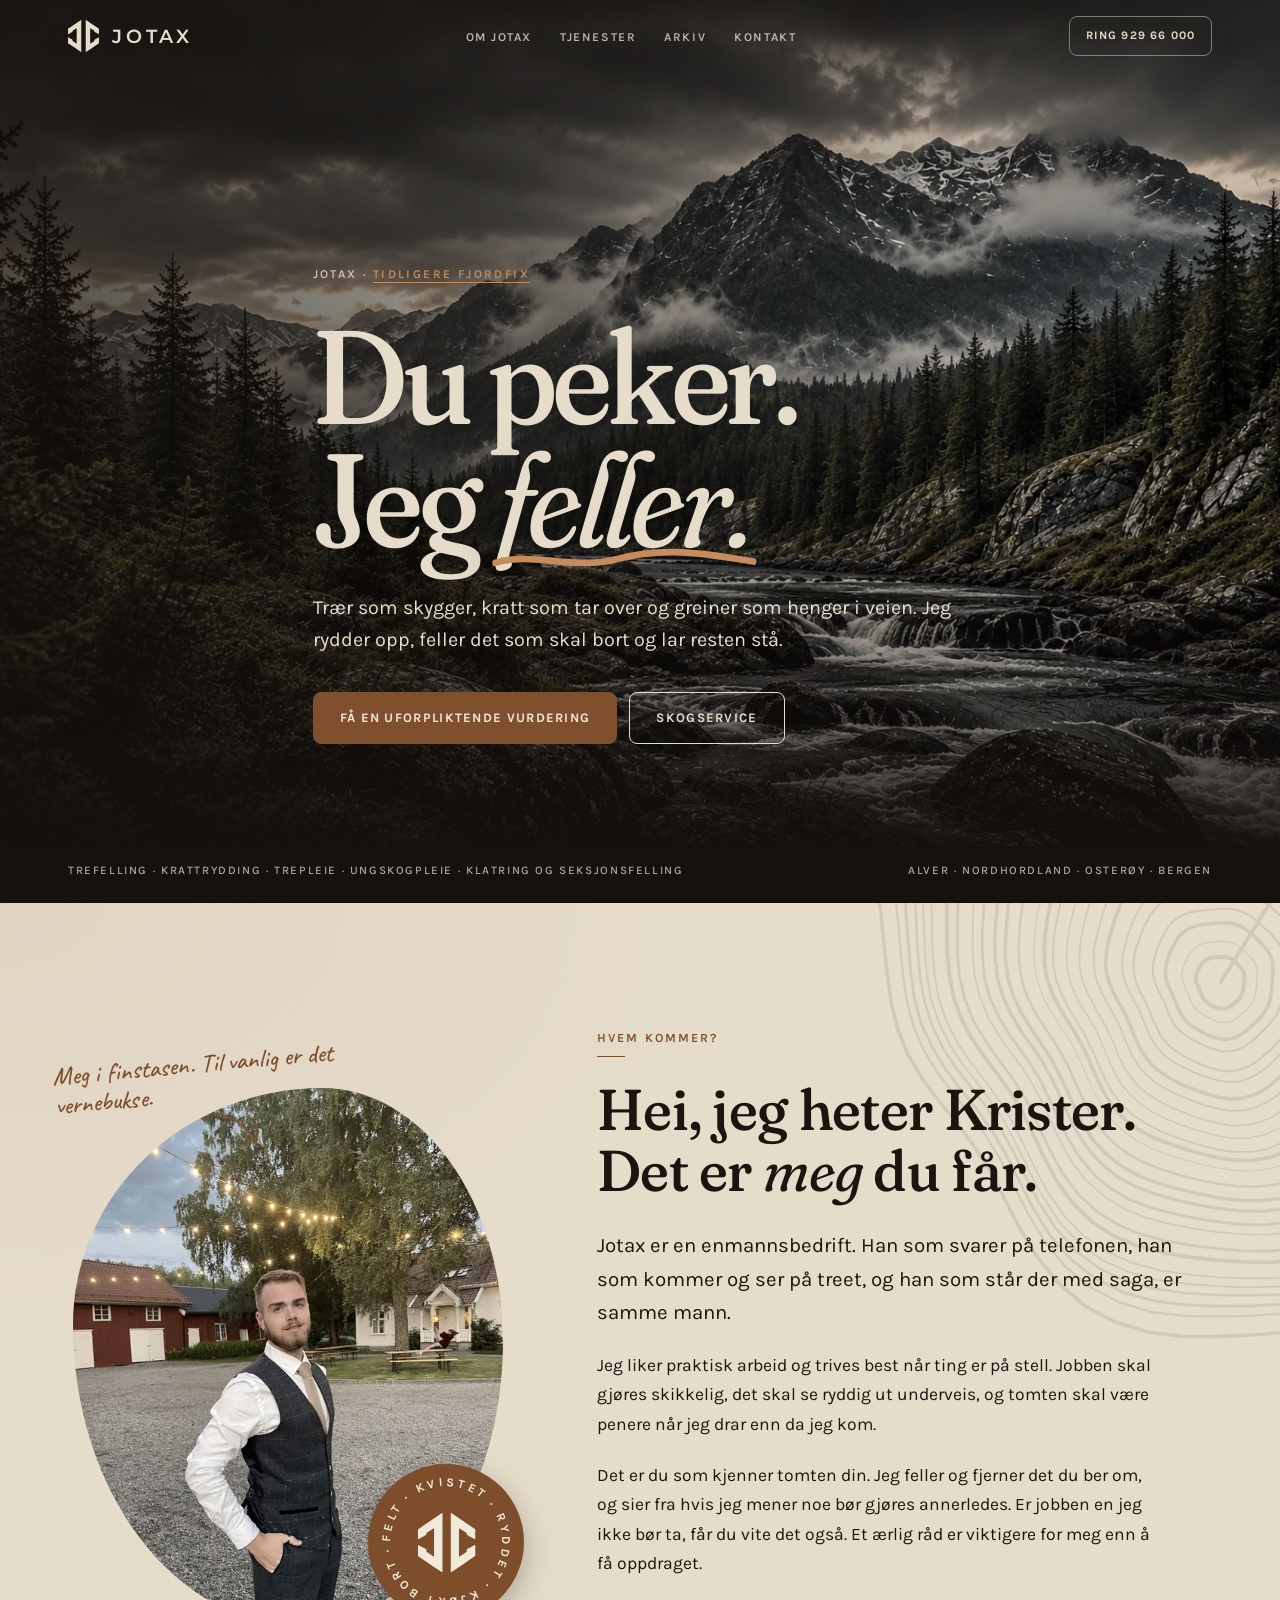
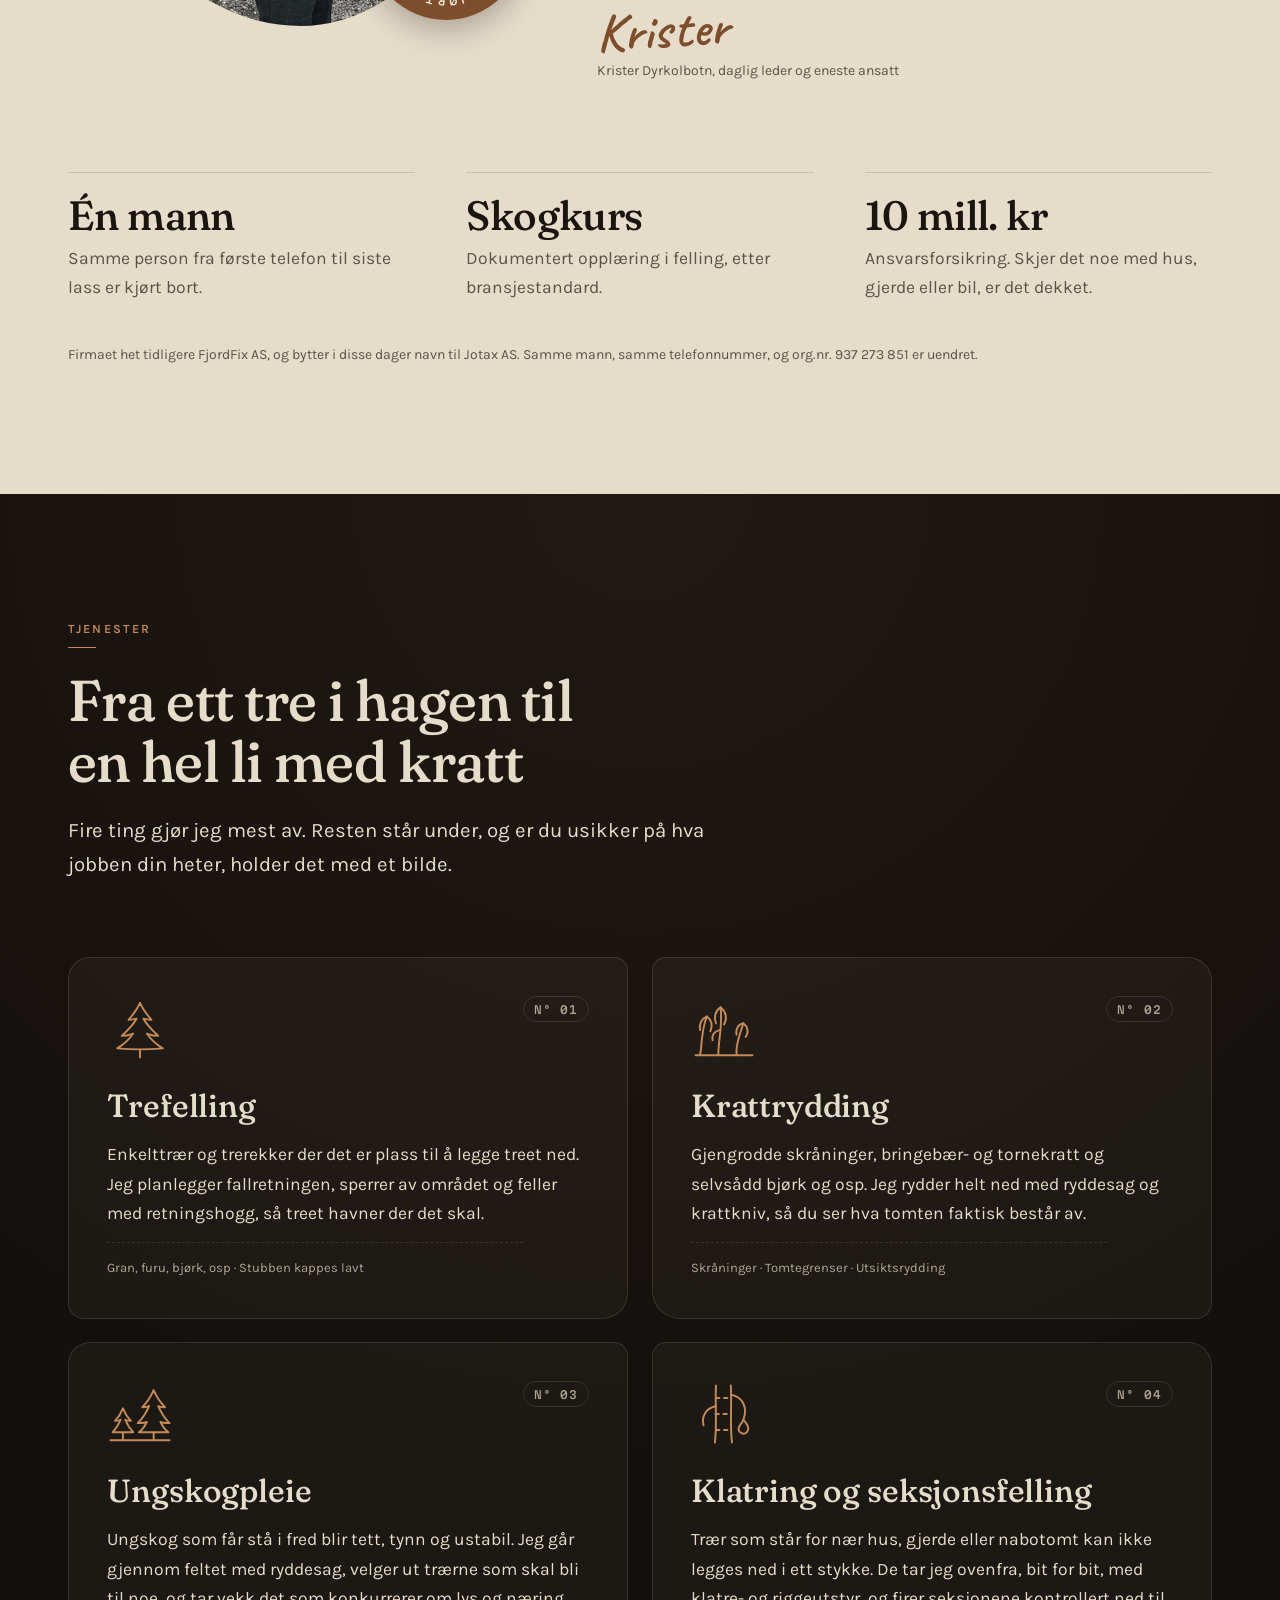
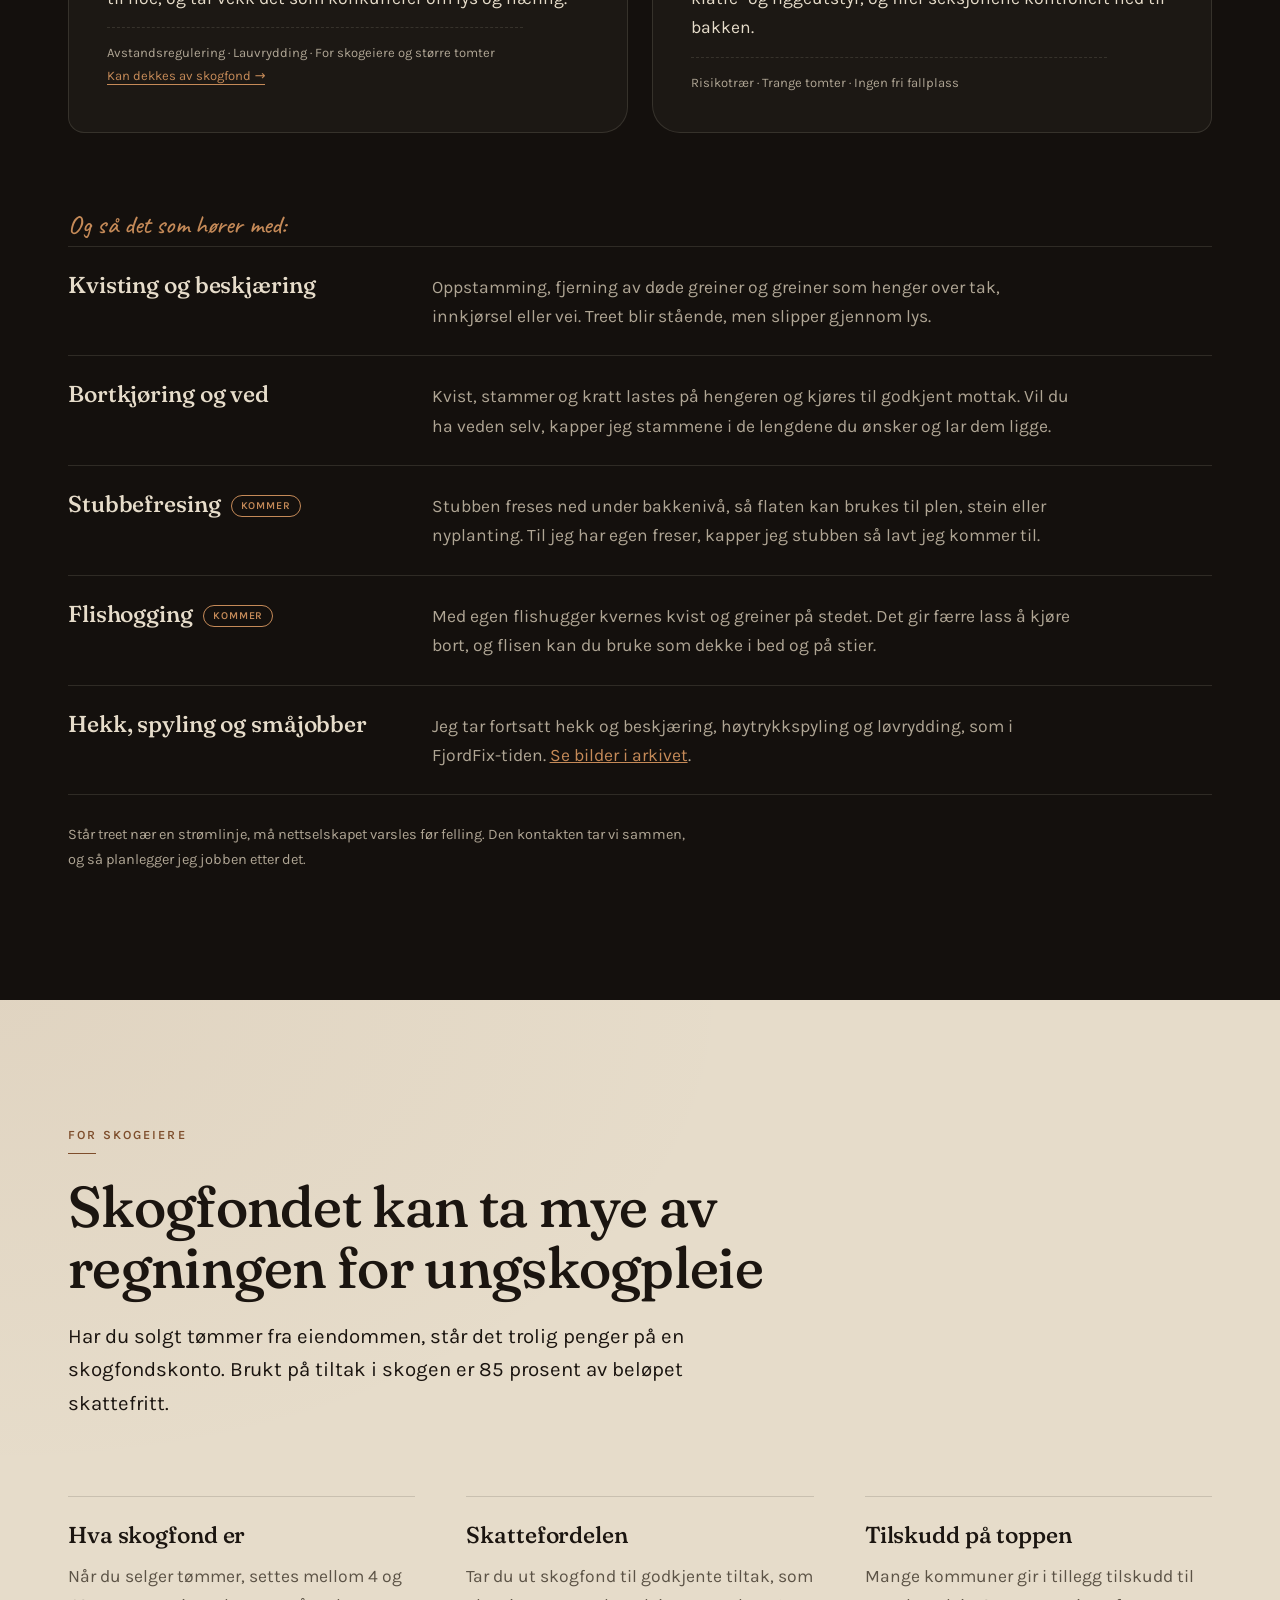
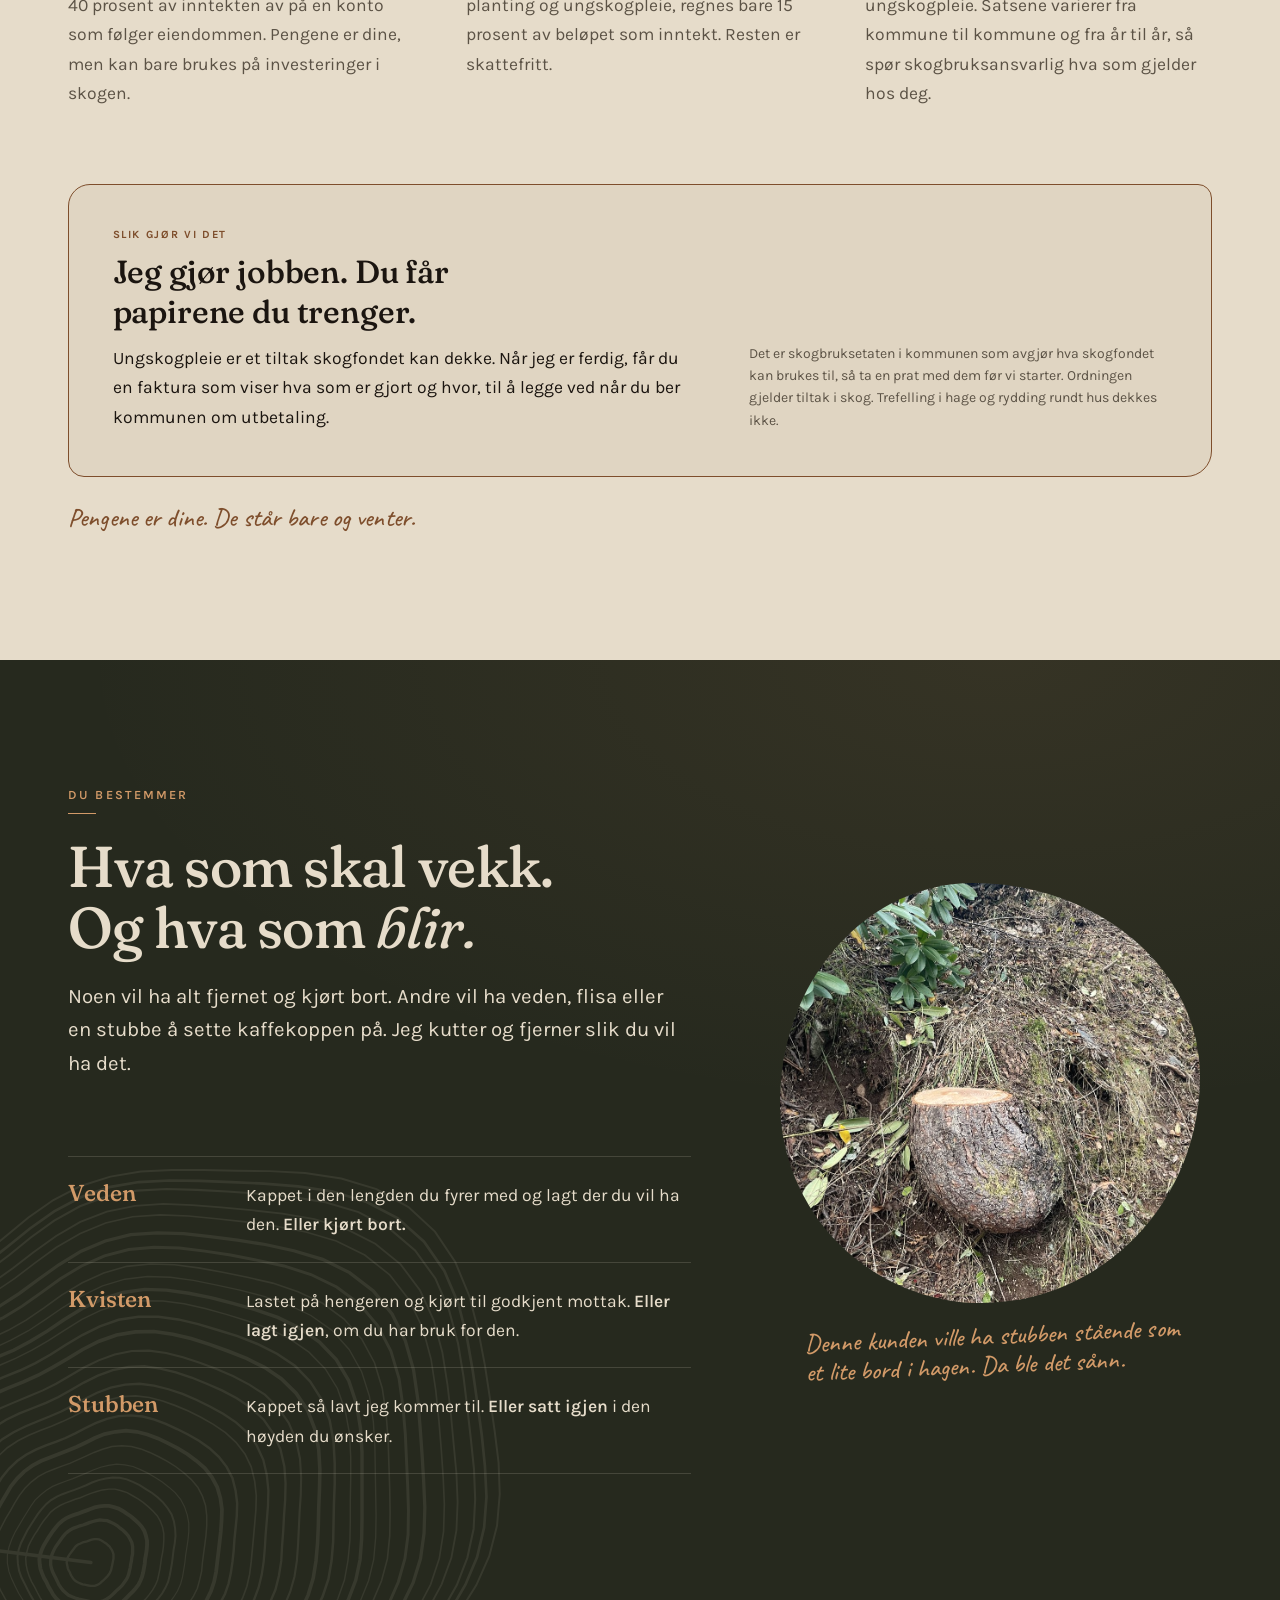
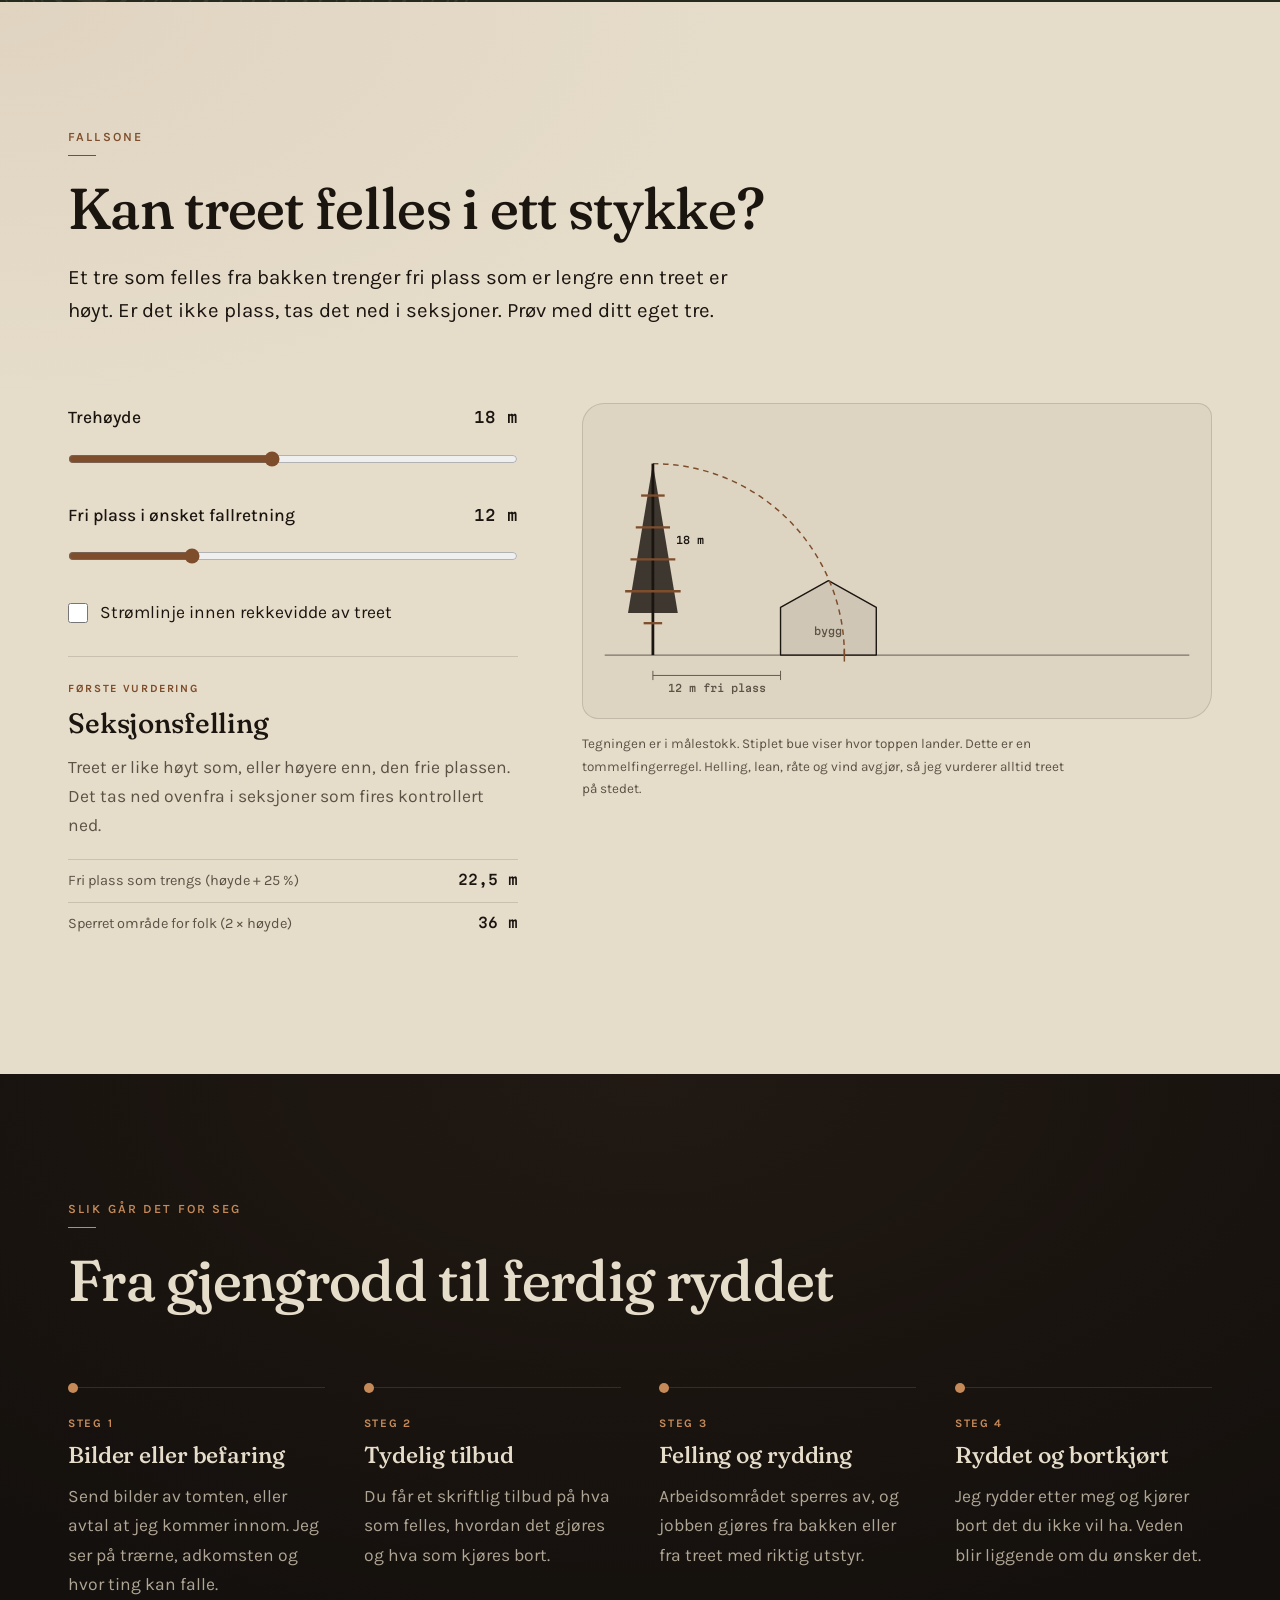
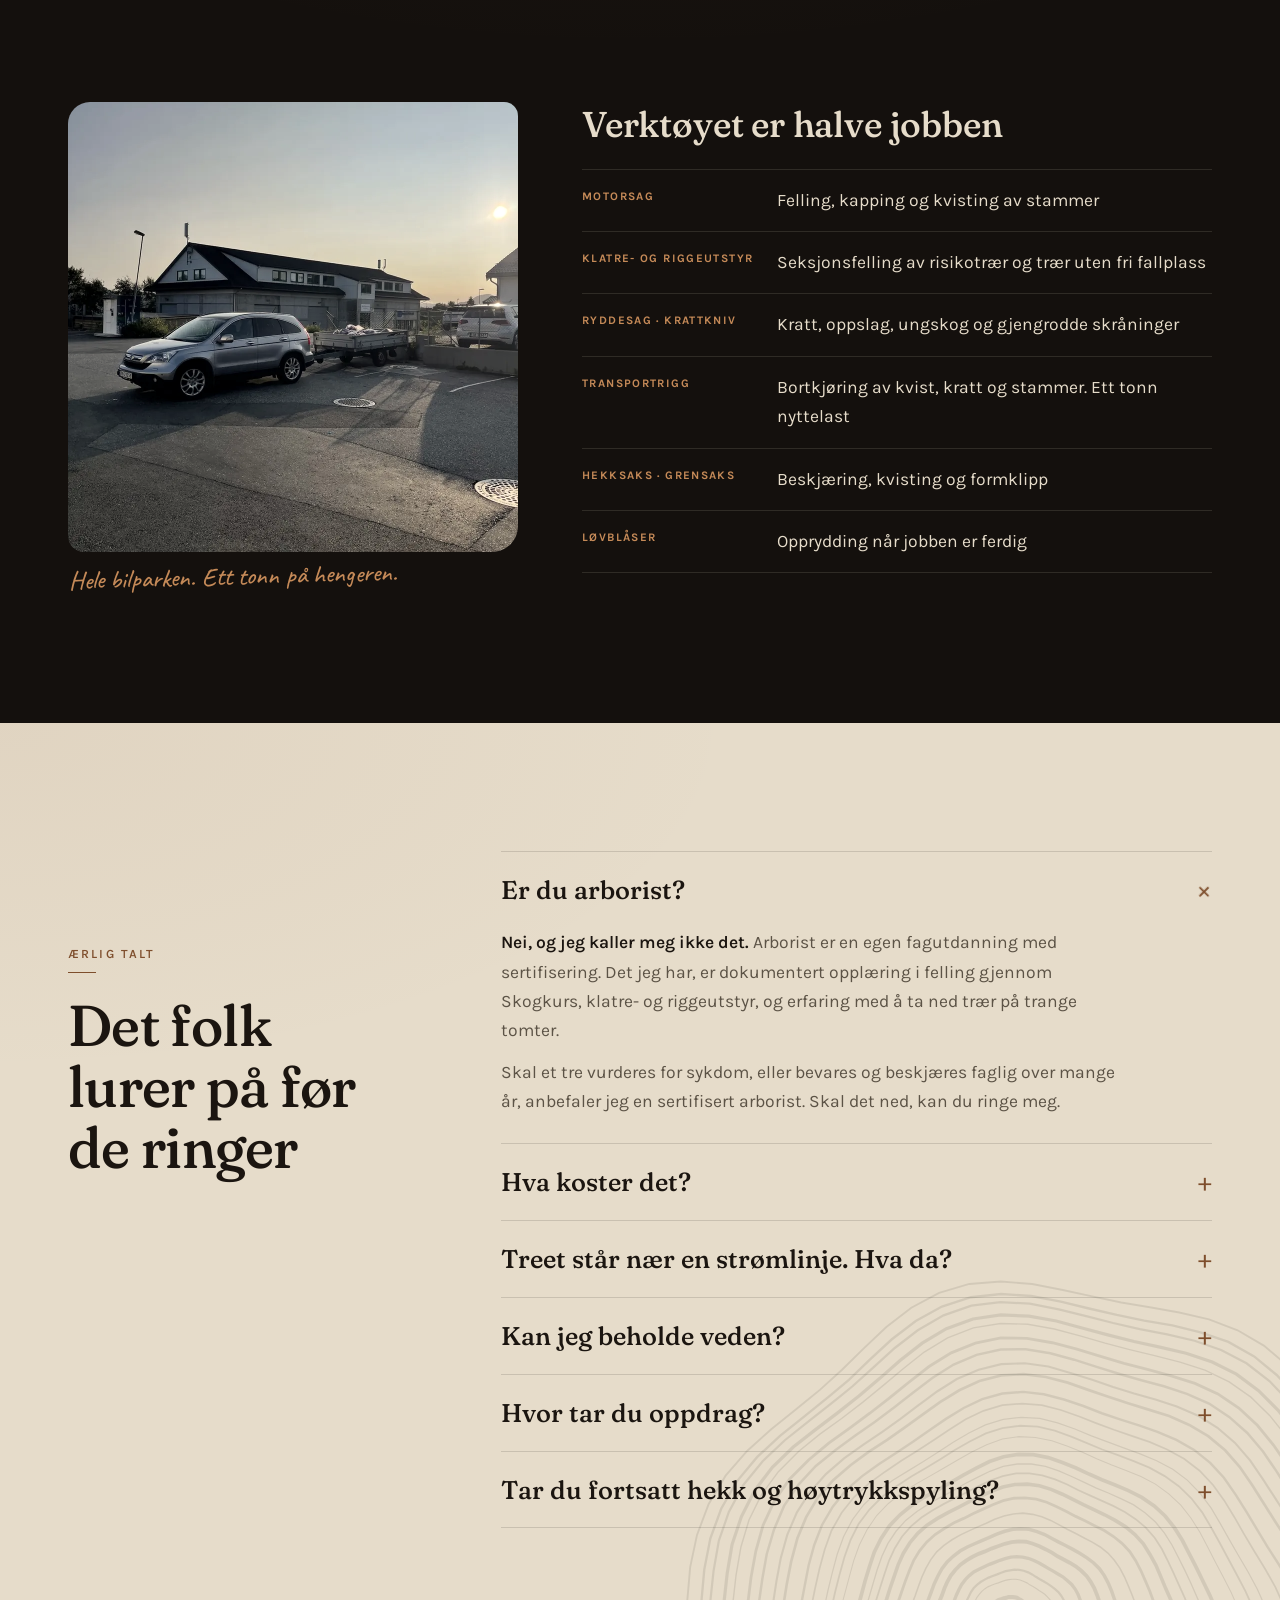
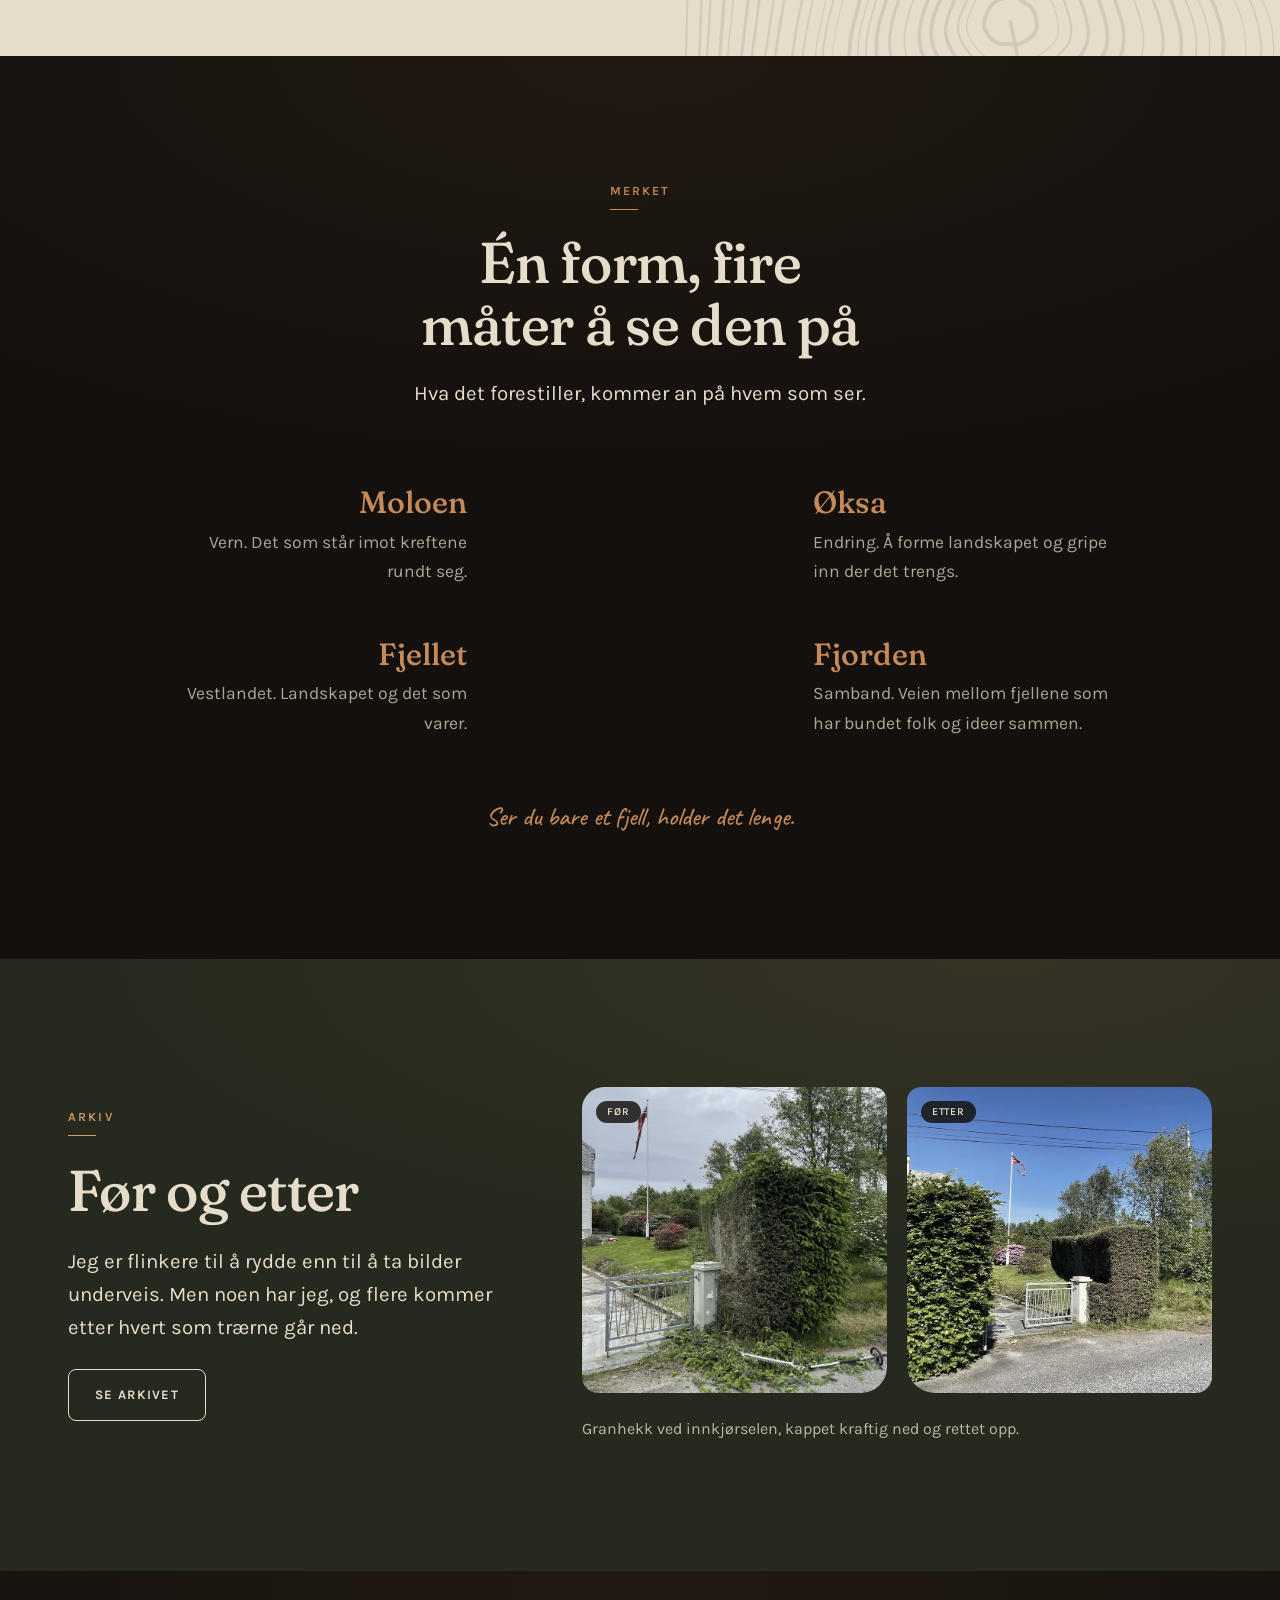
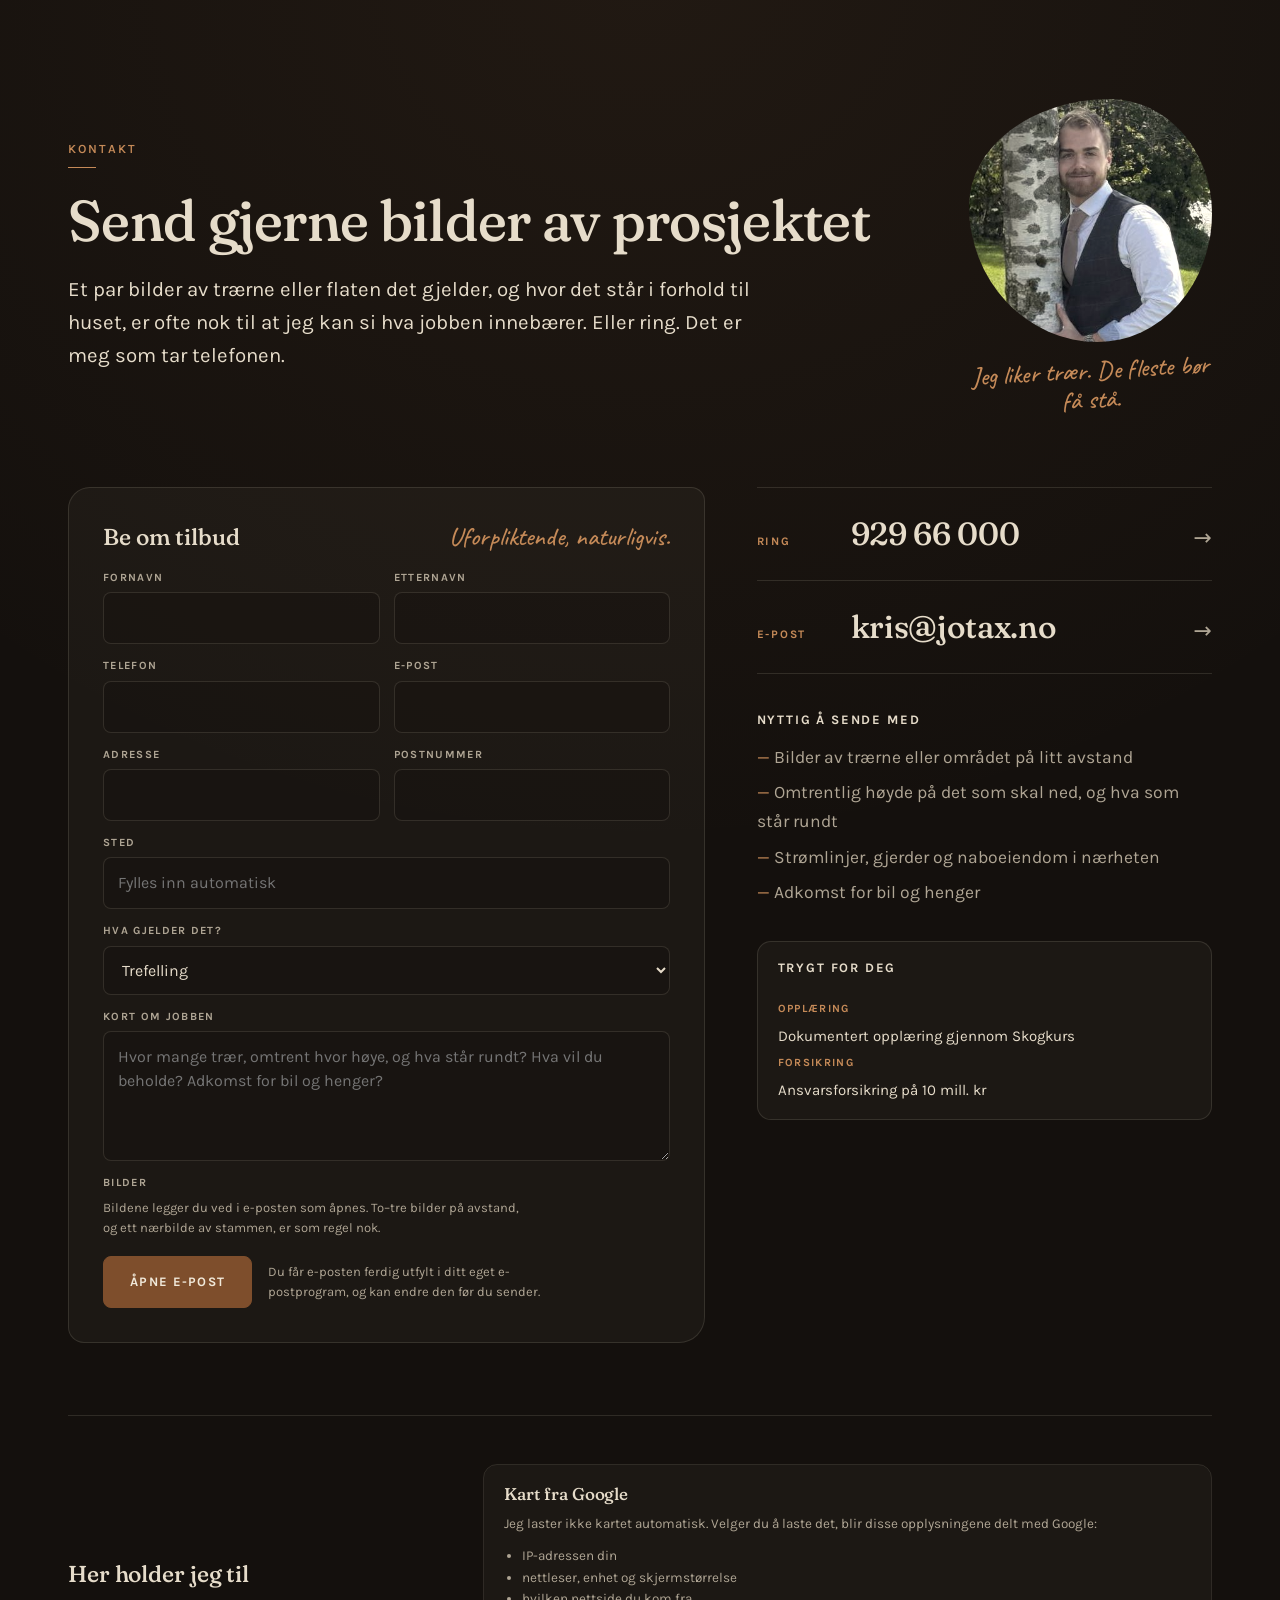
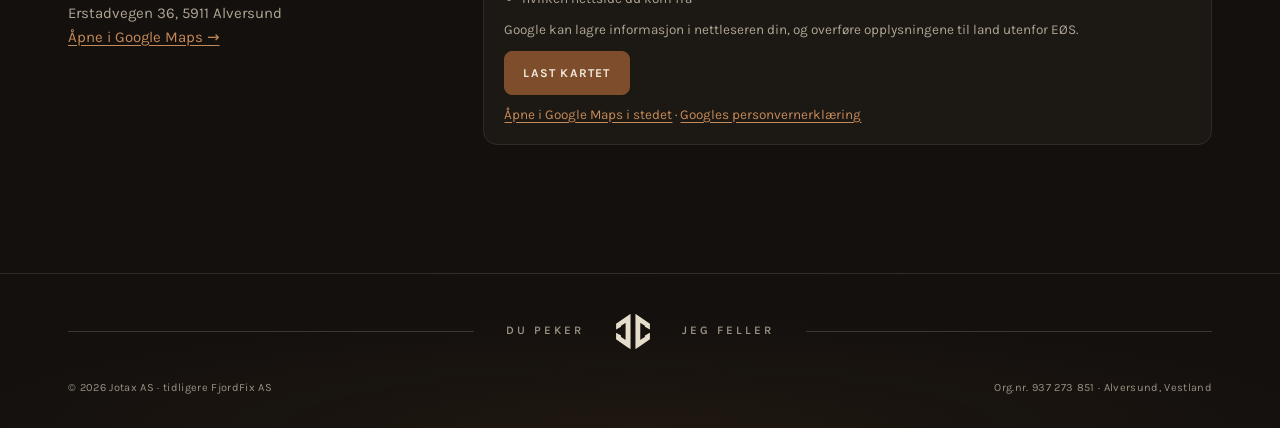
<file: index.html>
<!doctype html>
<html lang="nb">
<head>
  <meta charset="utf-8" />
  <meta name="viewport" content="width=device-width,initial-scale=1" />
  <meta name="theme-color" content="#14100D" />
  <link rel="icon" href="favicon.svg" type="image/svg+xml" />
  <link rel="icon" href="favicon-32.png" sizes="32x32" type="image/png" />
  <link rel="apple-touch-icon" href="apple-touch-icon.png" />
  <title>Jotax | Trefelling og krattrydding i Nordhordland</title>
  <meta name="description" content="Jotax (tidligere FjordFix) er Krister Dyrkolbotn og en motorsag. Trefelling, seksjonsfelling, krattrydding og ungskogpleie med skogfond i Alver, Nordhordland, på Osterøy og i Bergen." />
  <!-- TEST PÅ JOTAX.NO: holdes ute av søkemotorer. Fjern linja under og sett inn canonical når siden flytter til endelig domene -->
  <meta name="robots" content="noindex, nofollow" />
  <link rel="preconnect" href="https://fonts.googleapis.com" />
  <link rel="preconnect" href="https://fonts.gstatic.com" crossorigin />
  <link rel="stylesheet" href="https://fonts.googleapis.com/css2?family=Caveat:wght@500;600&family=Fraunces:ital,opsz,wght,SOFT,WONK@0,9..144,300..700,0..100,0..1;1,9..144,300..700,0..100,0..1&family=Karla:wght@400;500;600;700&family=Montserrat:wght@600&family=Martian+Mono:wght@400;500&display=swap" />
  <link rel="stylesheet" href="styles.css?v=20261030" />
</head>
<body>
<!-- merke: symbol -->
<svg width="0" height="0" style="position:absolute" aria-hidden="true" focusable="false">
  <defs>
    <symbol id="jx-mark" viewBox="337.4 0 376.4 389.2">
      <path fill="currentColor" fill-rule="evenodd" d="M 495.21,0.07 369.41,85.31 337.49,107.70 337.49,170.66 339.07,172.01 391.91,142.92 392.54,142.12 392.97,131.36 436.66,103.34 442.52,99.85 443.41,100.74 443.02,286.92 439.48,285.34 392.91,254.83 392.54,238.76 347.66,214.53 340.91,211.14 338.14,210.92 337.43,211.78 337.50,281.84 415.91,335.95 472.29,373.96 496.28,389.18 497.66,388.81 498.37,386.84 498.41,0.98 497.41,0.00Z M 553.80,0.14 552.81,1.09 552.83,385.80 553.15,387.98 555.61,388.97 629.72,339.72 713.72,281.39 713.72,211.67 712.48,210.67 707.22,212.47 658.31,238.79 657.34,255.16 616.97,281.91 607.32,287.76 606.59,287.16 606.72,100.24 607.28,99.68 618.47,106.54 657.59,131.71 657.60,141.84 658.22,143.04 697.72,165.14 712.22,172.25 713.72,170.69 713.72,107.47 641.08,57.22 556.11,0.24Z" />
    </symbol>
  </defs>
</svg>

<div class="bar">
  <nav class="wrap bar-inner" aria-label="Hovedmeny">
    <a class="brand" href="#top" aria-label="Jotax, til toppen">
      <svg class="m" aria-hidden="true"><use href="#jx-mark" /></svg>
      <span class="brand-navn"><span class="ordmerke">Jotax</span></span>
    </a>
    <ul class="bar-links" id="meny">
      <li><a href="#om">Om Jotax</a></li>
      <li><a href="#tjenester">Tjenester</a></li>
      <li><a href="galleri.html">Arkiv</a></li>
      <li><a href="#kontakt">Kontakt</a></li>
    </ul>
    <a class="btn bar-call" href="tel:+4792966000">Ring 929 66 000</a>
    <button class="bar-meny" type="button" aria-label="Meny" aria-expanded="false" aria-controls="meny"><span></span><span></span><span></span></button>
  </nav>
</div>

<header class="hero" id="top">
  <img class="hero-img" src="img/hero-fjell-2.jpg" width="1672" height="941" fetchpriority="high" decoding="async"
       alt="Granskog langs en elv med stryk, med et snødekt fjell i skodde og tunge skyer bak" />
  <div class="hero-veil" aria-hidden="true"></div>

  <div class="wrap hero-inner">
    <p class="hero-eyebrow rise">Jotax · <a href="#navnebytte">tidligere FjordFix</a></p>
    <h1 class="rise rise-2">Du peker.<br />Jeg <em class="strek">feller.<svg viewBox="0 0 300 20" preserveAspectRatio="none" aria-hidden="true"><path d="M4 12 C 46 3, 92 18, 142 9 S 236 4, 296 11" /></svg></em></h1>
    <p class="hero-ingress rise rise-3">Trær som skygger, kratt som tar over og greiner som henger i veien. Jeg rydder opp, feller det som skal bort og lar resten stå.</p>
    <div class="hero-cta rise rise-4">
      <a class="btn btn-rust" href="#kontakt">Få en uforpliktende vurdering</a>
      <a class="btn" href="#tjenester">Skogservice</a>
    </div>
  </div>

</header>
<div class="remse">
  <div class="wrap remse-inner">
    <span>Trefelling · Krattrydding · Trepleie · Ungskogpleie · Klatring og seksjonsfelling</span>
    <span>Alver · Nordhordland · Osterøy · Bergen</span>
  </div>
</div>

<main>
  <!-- HVEM KOMMER -->
  <section class="sec g-bein" id="om">
    <div class="ringer h-topp" aria-hidden="true"></div>
    <div class="wrap">
      <div class="om">
        <figure class="portrett rv">
          <img src="img/krister.webp" width="570" height="760" loading="lazy" decoding="async" alt="Krister Dyrkolbotn i skjorte og vest på en gårdsplass" />
          <figcaption class="lapp hand">Meg i finstasen. Til vanlig er det vernebukse.
            <svg viewBox="0 0 54 40" aria-hidden="true"><path d="M4 4 C 18 6, 34 14, 44 34" /><path d="M32 30 L45 35 L48 21" /></svg>
          </figcaption>
          <div class="segl" aria-hidden="true">
            <svg class="segl-tekst" viewBox="0 0 200 200">
              <defs><path id="segl-sirkel" d="M100 100 m-72 0 a72 72 0 1 1 144 0 a72 72 0 1 1 -144 0" /></defs>
              <text><textPath href="#segl-sirkel" textLength="446" lengthAdjust="spacing">FELT · KVISTET · RYDDET · KJØRT BORT ·</textPath></text>
            </svg>
            <svg class="segl-merke"><use href="#jx-mark" /></svg>
          </div>
        </figure>

        <div class="om-tekst rv">
          <p class="eyebrow">Hvem kommer?</p>
          <h2>Hei, jeg heter Krister. Det er <em>meg</em> du får.</h2>
          <p class="lead">Jotax er en enmannsbedrift. Han som svarer på telefonen, han som kommer og ser på treet, og han som står der med saga, er samme mann.</p>
          <p>Jeg liker praktisk arbeid og trives best når ting er på stell. Jobben skal gjøres skikkelig, det skal se ryddig ut underveis, og tomten skal være penere når jeg drar enn da jeg kom.</p>
          <p>Det er du som kjenner tomten din. Jeg feller og fjerner det du ber om, og sier fra hvis jeg mener noe bør gjøres annerledes. Er jobben en jeg ikke bør ta, får du vite det også. Et ærlig råd er viktigere for meg enn å få oppdraget.</p>
          <p class="signatur"><span class="hand">Krister</span><span>Krister Dyrkolbotn, daglig leder og eneste ansatt</span></p>
        </div>
      </div>

      <dl class="fakta rv">
        <div><dt>Én mann</dt><dd>Samme person fra første telefon til siste lass er kjørt bort.</dd></div>
        <div><dt>Skogkurs</dt><dd>Dokumentert opplæring i felling, etter bransjestandard.</dd></div>
        <div><dt>10 mill. kr</dt><dd>Ansvarsforsikring. Skjer det noe med hus, gjerde eller bil, er det dekket.</dd></div>
      </dl>
      <p class="bytte" id="navnebytte">Firmaet het tidligere FjordFix AS, og bytter i disse dager navn til Jotax AS. Samme mann, samme telefonnummer, og org.nr. 937 273 851 er uendret.</p>
    </div>
  </section>

  <!-- TJENESTER -->
  <section class="sec g-fjell" id="tjenester">
    <div class="wrap">
      <div class="sec-head rv">
        <p class="eyebrow">Tjenester</p>
        <h2>Fra ett tre i hagen til en hel li med kratt</h2>
        <p class="lead">Fire ting gjør jeg mest av. Resten står under, og er du usikker på hva jobben din heter, holder det med et bilde.</p>
      </div>

      <ul class="kort">
        <li class="k rv">
          <div class="k-topp">
            <svg class="k-ikon" viewBox="0 0 58 58" aria-hidden="true"><path d="M29 6 C 26 13, 22 17, 19 21 C 23 21, 24 20, 26 20 C 22 27, 17 31, 13 35 C 18 35, 20 34, 23 33 C 19 39, 14 43, 9 46 C 20 47, 38 47, 49 46 C 44 43, 39 39, 35 33 C 38 34, 40 35, 45 35 C 41 31, 36 27, 32 20 C 34 20, 35 21, 39 21 C 36 17, 32 13, 29 6 Z" /><path d="M29 47 V54" /></svg>
            <span class="k-nr">Nº 01</span>
          </div>
          <h3>Trefelling</h3>
          <p>Enkelttrær og trerekker der det er plass til å legge treet ned. Jeg planlegger fallretningen, sperrer av området og feller med retningshogg, så treet havner der det skal.</p>
          <p class="k-spec">Gran, furu, bjørk, osp · Stubben kappes lavt</p>
        </li>
        <li class="k rv">
          <div class="k-topp">
            <svg class="k-ikon" viewBox="0 0 58 58" aria-hidden="true"><path d="M8 52 C 10 40, 9 30, 14 18" /><path d="M14 18 C 9 20, 7 25, 8 30 M14 18 C 18 21, 19 26, 17 31" /><path d="M24 52 C 24 38, 28 26, 26 10" /><path d="M26 10 C 21 13, 20 19, 22 24 M26 10 C 31 14, 32 20, 29 25 M25 30 C 20 31, 18 35, 19 39" /><path d="M40 52 C 39 42, 43 34, 46 24" /><path d="M46 24 C 41 25, 39 30, 40 34 M46 24 C 50 27, 51 32, 48 36" /><path d="M4 52 H54" /></svg>
            <span class="k-nr">Nº 02</span>
          </div>
          <h3>Krattrydding</h3>
          <p>Gjengrodde skråninger, bringebær- og tornekratt og selvsådd bjørk og osp. Jeg rydder helt ned med ryddesag og krattkniv, så du ser hva tomten faktisk består av.</p>
          <p class="k-spec">Skråninger · Tomtegrenser · Utsiktsrydding</p>
        </li>
        <li class="k rv">
          <div class="k-topp">
            <svg class="k-ikon" viewBox="0 0 58 58" aria-hidden="true"><path d="M14 24 C 12 29, 10 32, 7 35 C 10 35, 11 35, 12 34 C 10 39, 8 42, 5 45 H23 C 20 42, 18 39, 16 34 C 17 35, 18 35, 21 35 C 18 32, 16 29, 14 24 Z M14 45 V52" /><path d="M41 8 C 38 15, 35 19, 31 23 C 34 23, 36 23, 37 22 C 34 29, 31 33, 27 37 C 31 37, 33 37, 35 36 C 33 40, 31 43, 28 45 H54 C 51 43, 49 40, 47 36 C 49 37, 51 37, 55 37 C 51 33, 48 29, 45 22 C 46 23, 48 23, 51 23 C 47 19, 44 15, 41 8 Z M41 45 V52" /><path d="M3 52 H55" /></svg>
            <span class="k-nr">Nº 03</span>
          </div>
          <h3>Ungskogpleie</h3>
          <p>Ungskog som får stå i fred blir tett, tynn og ustabil. Jeg går gjennom feltet med ryddesag, velger ut trærne som skal bli til noe, og tar vekk det som konkurrerer om lys og næring.</p>
          <p class="k-spec">Avstandsregulering · Lauvrydding · For skogeiere og større tomter<br /><a href="#skogfond">Kan dekkes av skogfond →</a></p>
        </li>
        <li class="k rv">
          <div class="k-topp">
            <svg class="k-ikon" viewBox="0 0 58 58" aria-hidden="true"><path d="M22 4 C 21 20, 23 38, 21 54 M35 4 C 36 20, 34 38, 36 54" /><path d="M22 15 H35 M21.5 29 H35 M22 43 H35.5" stroke-dasharray="3 4" /><path d="M35 12 C 46 14, 50 24, 46 34" /><path d="M46 34 C 45 37, 43 38, 42 41 C 41 45, 46 48, 49 45 C 52 42, 49 37, 46 34 Z" /><path d="M22 22 C 13 24, 9 31, 11 39" /></svg>
            <span class="k-nr">Nº 04</span>
          </div>
          <h3>Klatring og seksjonsfelling</h3>
          <p>Trær som står for nær hus, gjerde eller nabotomt kan ikke legges ned i ett stykke. De tar jeg ovenfra, bit for bit, med klatre- og riggeutstyr, og firer seksjonene kontrollert ned til bakken.</p>
          <p class="k-spec">Risikotrær · Trange tomter · Ingen fri fallplass</p>
        </li>
      </ul>

      <div class="ellers">
        <p class="ellers-tittel hand rv">Og så det som hører med:</p>
        <ul class="svcs rv">
          <li class="svc">
            <h3>Kvisting og beskjæring</h3>
            <p>Oppstamming, fjerning av døde greiner og greiner som henger over tak, innkjørsel eller vei. Treet blir stående, men slipper gjennom lys.</p>
          </li>
          <li class="svc">
            <h3>Bortkjøring og ved</h3>
            <p>Kvist, stammer og kratt lastes på hengeren og kjøres til godkjent mottak. Vil du ha veden selv, kapper jeg stammene i de lengdene du ønsker og lar dem ligge.</p>
          </li>
          <li class="svc">
            <h3>Stubbefresing<span class="tag">Kommer</span></h3>
            <p>Stubben freses ned under bakkenivå, så flaten kan brukes til plen, stein eller nyplanting. Til jeg har egen freser, kapper jeg stubben så lavt jeg kommer til.</p>
          </li>
          <li class="svc">
            <h3>Flishogging<span class="tag">Kommer</span></h3>
            <p>Med egen flishugger kvernes kvist og greiner på stedet. Det gir færre lass å kjøre bort, og flisen kan du bruke som dekke i bed og på stier.</p>
          </li>
          <li class="svc">
            <h3>Hekk, spyling og småjobber</h3>
            <p>Jeg tar fortsatt hekk og beskjæring, høytrykkspyling og løvrydding, som i FjordFix-tiden. <a href="galleri.html" style="color:var(--accent)">Se bilder i arkivet</a>.</p>
          </li>
        </ul>
        <p class="svc-note">Står treet nær en strømlinje, må nettselskapet varsles før felling. Den kontakten tar vi sammen, og så planlegger jeg jobben etter det.</p>
      </div>
    </div>
  </section>

  <!-- SKOGFOND -->
  <section class="sec g-bein" id="skogfond">
    <div class="wrap">
      <div class="sec-head rv">
        <p class="eyebrow">For skogeiere</p>
        <h2>Skogfondet kan ta mye av regningen for ungskogpleie</h2>
        <p class="lead">Har du solgt tømmer fra eiendommen, står det trolig penger på en skogfondskonto. Brukt på tiltak i skogen er 85 prosent av beløpet skattefritt.</p>
      </div>

      <div class="tre-kol rv">
        <div>
          <h3>Hva skogfond er</h3>
          <p>Når du selger tømmer, settes mellom 4 og 40 prosent av inntekten av på en konto som følger eiendommen. Pengene er dine, men kan bare brukes på investeringer i skogen.</p>
        </div>
        <div>
          <h3>Skattefordelen</h3>
          <p>Tar du ut skogfond til godkjente tiltak, som planting og ungskogpleie, regnes bare 15 prosent av beløpet som inntekt. Resten er skattefritt.</p>
        </div>
        <div>
          <h3>Tilskudd på toppen</h3>
          <p>Mange kommuner gir i tillegg tilskudd til ungskogpleie. Satsene varierer fra kommune til kommune og fra år til år, så spør skogbruksansvarlig hva som gjelder hos deg.</p>
        </div>
      </div>

      <div class="fond-boks rv">
        <div>
          <span class="verdict-label">Slik gjør vi det</span>
          <h3>Jeg gjør jobben. Du får papirene du trenger.</h3>
          <p>Ungskogpleie er et tiltak skogfondet kan dekke. Når jeg er ferdig, får du en faktura som viser hva som er gjort og hvor, til å legge ved når du ber kommunen om utbetaling.</p>
        </div>
        <p class="fine">Det er skogbruksetaten i kommunen som avgjør hva skogfondet kan brukes til, så ta en prat med dem før vi starter. Ordningen gjelder tiltak i skog. Trefelling i hage og rydding rundt hus dekkes ikke.</p>
      </div>
      <p class="fond-lapp hand rv">Pengene er dine. De står bare og venter.</p>
    </div>
  </section>

  <!-- DU BESTEMMER -->
  <section class="sec g-skog" id="du-bestemmer">
    <div class="ringer v-bunn" aria-hidden="true"></div>
    <div class="wrap">
      <div class="valg">
        <div>
          <div class="sec-head rv">
            <p class="eyebrow">Du bestemmer</p>
            <h2>Hva som skal vekk. Og hva som <em>blir.</em></h2>
            <p class="lead">Noen vil ha alt fjernet og kjørt bort. Andre vil ha veden, flisa eller en stubbe å sette kaffekoppen på. Jeg kutter og fjerner slik du vil ha det.</p>
          </div>
          <ul class="valg-liste rv">
            <li><h3>Veden</h3><p>Kappet i den lengden du fyrer med og lagt der du vil ha den. <b>Eller kjørt bort.</b></p></li>
            <li><h3>Kvisten</h3><p>Lastet på hengeren og kjørt til godkjent mottak. <b>Eller lagt igjen</b>, om du har bruk for den.</p></li>
            <li><h3>Stubben</h3><p>Kappet så lavt jeg kommer til. <b>Eller satt igjen</b> i den høyden du ønsker.</p></li>
          </ul>
        </div>
        <figure class="stubbe rv">
          <img src="img/stubbe.jpg" width="975" height="1300" loading="lazy" decoding="async" alt="Nykappet stubbe i en skråning, med kvist og rydda kratt rundt" />
          <figcaption class="hand">Denne kunden ville ha stubben stående som et lite bord i hagen. Da ble det sånn.</figcaption>
        </figure>
      </div>
    </div>
  </section>

  <!-- FALLSONE -->
  <section class="sec g-bein" id="fallsone">
    <div class="wrap">
      <div class="sec-head rv">
        <p class="eyebrow">Fallsone</p>
        <h2>Kan treet felles i ett stykke?</h2>
        <p class="lead">Et tre som felles fra bakken trenger fri plass som er lengre enn treet er høyt. Er det ikke plass, tas det ned i seksjoner. Prøv med ditt eget tre.</p>
      </div>

      <div class="fs rv">
        <div class="fs-controls">
          <div class="field">
            <div class="field-top"><label for="fs-hoyde">Trehøyde</label><output id="fs-hoyde-ut" for="fs-hoyde">18 m</output></div>
            <input type="range" id="fs-hoyde" min="4" max="35" step="1" value="18" />
          </div>
          <div class="field">
            <div class="field-top"><label for="fs-avstand">Fri plass i ønsket fallretning</label><output id="fs-avstand-ut" for="fs-avstand">12 m</output></div>
            <input type="range" id="fs-avstand" min="0" max="45" step="1" value="12" />
          </div>
          <label class="check" for="fs-linje"><input type="checkbox" id="fs-linje" /><span>Strømlinje innen rekkevidde av treet</span></label>

          <div class="verdict" aria-live="polite">
            <span class="verdict-label">Første vurdering</span>
            <h3 id="fs-tittel">Seksjonsfelling</h3>
            <p id="fs-tekst">Treet er høyere enn den frie plassen. Det tas ned ovenfra i seksjoner som fires kontrollert ned.</p>
            <dl class="readout">
              <dt>Fri plass som trengs (høyde + 25 %)</dt><dd id="fs-trengs">22,5 m</dd>
              <dt>Sperret område for folk (2 × høyde)</dt><dd id="fs-sperret">36 m</dd>
            </dl>
          </div>
        </div>

        <figure class="fs-figure">
          <div class="fs-frame">
            <svg id="fs-svg" viewBox="0 0 640 300" role="img" aria-labelledby="fs-svg-title">
              <title id="fs-svg-title">Tegning i målestokk av treet, fallbuen og nærmeste bygg</title>
              <g id="fs-draw"></g>
            </svg>
          </div>
          <figcaption>Tegningen er i målestokk. Stiplet bue viser hvor toppen lander. Dette er en tommelfingerregel. Helling, lean, råte og vind avgjør, så jeg vurderer alltid treet på stedet.</figcaption>
        </figure>
      </div>
    </div>
  </section>

  <!-- SLIK GÅR DET FOR SEG -->
  <section class="sec g-fjell" id="prosess">
    <div class="wrap">
      <div class="sec-head rv">
        <p class="eyebrow">Slik går det for seg</p>
        <h2>Fra gjengrodd til ferdig ryddet</h2>
      </div>
      <ol class="steps rv">
        <li class="step">
          <span class="step-n">Steg 1</span>
          <h3>Bilder eller befaring</h3>
          <p>Send bilder av tomten, eller avtal at jeg kommer innom. Jeg ser på trærne, adkomsten og hvor ting kan falle.</p>
        </li>
        <li class="step">
          <span class="step-n">Steg 2</span>
          <h3>Tydelig tilbud</h3>
          <p>Du får et skriftlig tilbud på hva som felles, hvordan det gjøres og hva som kjøres bort.</p>
        </li>
        <li class="step">
          <span class="step-n">Steg 3</span>
          <h3>Felling og rydding</h3>
          <p>Arbeidsområdet sperres av, og jobben gjøres fra bakken eller fra treet med riktig utstyr.</p>
        </li>
        <li class="step">
          <span class="step-n">Steg 4</span>
          <h3>Ryddet og bortkjørt</h3>
          <p>Jeg rydder etter meg og kjører bort det du ikke vil ha. Veden blir liggende om du ønsker det.</p>
        </li>
      </ol>

      <div class="kit" id="utstyr">
        <figure class="photo rv">
          <img src="img/hengertransport-1.webp" width="900" height="1200" loading="lazy" decoding="async" alt="Bil med tilhenger lastet med sekker hageavfall, klar for bortkjøring" />
          <figcaption class="hand">Hele bilparken. Ett tonn på hengeren.</figcaption>
        </figure>
        <div class="rv">
          <h3 class="stor">Verktøyet er halve jobben</h3>
          <dl class="specs">
            <dt>Motorsag</dt><dd>Felling, kapping og kvisting av stammer</dd>
            <dt>Klatre- og riggeutstyr</dt><dd>Seksjonsfelling av risikotrær og trær uten fri fallplass</dd>
            <dt>Ryddesag · krattkniv</dt><dd>Kratt, oppslag, ungskog og gjengrodde skråninger</dd>
            <dt>Transportrigg</dt><dd>Bortkjøring av kvist, kratt og stammer. Ett tonn nyttelast</dd>
            <dt>Hekksaks · grensaks</dt><dd>Beskjæring, kvisting og formklipp</dd>
            <dt>Løvblåser</dt><dd>Opprydding når jobben er ferdig</dd>
          </dl>
        </div>
      </div>
    </div>
  </section>

  <!-- ÆRLIG TALT -->
  <section class="sec g-bein" id="aerlig-talt">
    <div class="ringer h-bunn" aria-hidden="true"></div>
    <div class="wrap">
      <div class="aerlig">
        <div class="sec-head rv">
          <p class="eyebrow">Ærlig talt</p>
          <h2>Det folk lurer på før de ringer</h2>
        </div>
        <div class="faq rv">
          <details open>
            <summary>Er du arborist?</summary>
            <div class="faq-svar">
              <p><strong>Nei, og jeg kaller meg ikke det.</strong> Arborist er en egen fagutdanning med sertifisering. Det jeg har, er dokumentert opplæring i felling gjennom Skogkurs, klatre- og riggeutstyr, og erfaring med å ta ned trær på trange tomter.</p>
              <p>Skal et tre vurderes for sykdom, eller bevares og beskjæres faglig over mange år, anbefaler jeg en sertifisert arborist. Skal det ned, kan du ringe meg.</p>
            </div>
          </details>
          <details>
            <summary>Hva koster det?</summary>
            <div class="faq-svar">
              <p>Det kommer an på treet, plassen rundt og hvor mye som skal kjøres bort. Send et par bilder, så får du et skriftlig tilbud før jeg starter. Er det vanskelig å se på bilder, kommer jeg og ser på det.</p>
            </div>
          </details>
          <details>
            <summary>Treet står nær en strømlinje. Hva da?</summary>
            <div class="faq-svar">
              <p>Da skal nettselskapet varsles før noen setter saga i det. Den kontakten tar vi sammen, og jobben planlegges etter det de sier.</p>
            </div>
          </details>
          <details>
            <summary>Kan jeg beholde veden?</summary>
            <div class="faq-svar">
              <p>Ja. Si hvilken lengde du fyrer med, så kapper jeg stammene og legger dem der du vil ha dem. Det du ikke vil ha, kjører jeg bort.</p>
            </div>
          </details>
          <details>
            <summary>Hvor tar du oppdrag?</summary>
            <div class="faq-svar">
              <p>Alver, Knarvik og resten av Nordhordland, Osterøy og Bergen. Står tomten litt utenfor, ta kontakt likevel.</p>
            </div>
          </details>
          <details>
            <summary>Tar du fortsatt hekk og høytrykkspyling?</summary>
            <div class="faq-svar">
              <p>Ja. Hekk og beskjæring, høytrykkspyling, løvrydding og småjobber rundt huset tar jeg som før. Jeg tar ikke arbeid som krever autorisert fagforetak, som fast el-installasjon eller rør i våtrom. Da sier jeg fra og anbefaler riktig fagperson.</p>
            </div>
          </details>
        </div>
      </div>
    </div>
  </section>

  <!-- MERKET -->
  <section class="sec g-fjell" id="merket">
    <div class="wrap">
      <div class="sec-head merke-head rv">
        <p class="eyebrow">Merket</p>
        <h2>Én form, fire måter å se den på</h2>
        <p class="lead">Hva det forestiller, kommer an på hvem som ser.</p>
      </div>

      <div class="merke rv">
        <dl class="merke-lesing merke-v">
          <div><dt>Moloen</dt><dd>Vern. Det som står imot kreftene rundt seg.</dd></div>
          <div><dt>Fjellet</dt><dd>Vestlandet. Landskapet og det som varer.</dd></div>
        </dl>
        <svg class="merke-tegn" viewBox="337.4 0 376.4 389.2" role="img" aria-label="Merket til Jotax: to speilvendte, kantete former med en smal åpning imellom">
          <path class="half-l" fill="currentColor" d="M 495.21,0.07 369.41,85.31 337.49,107.70 337.49,170.66 339.07,172.01 391.91,142.92 392.54,142.12 392.97,131.36 436.66,103.34 442.52,99.85 443.41,100.74 443.02,286.92 439.48,285.34 392.91,254.83 392.54,238.76 347.66,214.53 340.91,211.14 338.14,210.92 337.43,211.78 337.50,281.84 415.91,335.95 472.29,373.96 496.28,389.18 497.66,388.81 498.37,386.84 498.41,0.98 497.41,0.00Z" />
          <path class="half-r" fill="currentColor" d="M 553.80,0.14 552.81,1.09 552.83,385.80 553.15,387.98 555.61,388.97 629.72,339.72 713.72,281.39 713.72,211.67 712.48,210.67 707.22,212.47 658.31,238.79 657.34,255.16 616.97,281.91 607.32,287.76 606.59,287.16 606.72,100.24 607.28,99.68 618.47,106.54 657.59,131.71 657.60,141.84 658.22,143.04 697.72,165.14 712.22,172.25 713.72,170.69 713.72,107.47 641.08,57.22 556.11,0.24Z" />
        </svg>
        <dl class="merke-lesing merke-h">
          <div><dt>Øksa</dt><dd>Endring. Å forme landskapet og gripe inn der det trengs.</dd></div>
          <div><dt>Fjorden</dt><dd>Samband. Veien mellom fjellene som har bundet folk og ideer sammen.</dd></div>
        </dl>
      </div>
      <p class="merke-lapp hand rv">Ser du bare et fjell, holder det lenge.</p>
    </div>
  </section>

  <!-- GALLERI -->
  <section class="sec g-skog" id="galleri-smak">
    <div class="wrap">
      <div class="smak">
        <div class="smak-tekst rv">
          <p class="eyebrow">Arkiv</p>
          <h2>Før og etter</h2>
          <p class="lead">Jeg er flinkere til å rydde enn til å ta bilder underveis. Men noen har jeg, og flere kommer etter hvert som trærne går ned.</p>
          <a class="btn" href="galleri.html">Se arkivet</a>
        </div>
        <div class="gal-par rv">
          <figure>
            <img src="img/hekk-4-for.webp" width="800" height="1067" loading="lazy" decoding="async" alt="Høy og bred granhekk ved en innkjørsel, med avklipp på bakken" />
            <span class="chip">Før</span>
          </figure>
          <figure>
            <img src="img/hekk-4-etter.webp" width="800" height="1067" loading="lazy" decoding="async" alt="Samme granhekk etter at den er kappet kraftig ned og rettet opp" />
            <span class="chip">Etter</span>
          </figure>
          <p class="gal-tekst">Granhekk ved innkjørselen, kappet kraftig ned og rettet opp.</p>
        </div>
      </div>
    </div>
  </section>

  <!-- KONTAKT -->
  <section class="sec g-fjell" id="kontakt">
    <div class="wrap contact">
      <div class="kontakt-topp">
        <div class="sec-head rv" style="margin-bottom:0">
          <p class="eyebrow">Kontakt</p>
          <h2>Send gjerne bilder av prosjektet</h2>
          <p class="lead">Et par bilder av trærne eller flaten det gjelder, og hvor det står i forhold til huset, er ofte nok til at jeg kan si hva jobben innebærer. Eller ring. Det er meg som tar telefonen.</p>
        </div>
        <figure class="tre-venn rv">
          <img src="img/krister-tre.jpg" width="385" height="385" loading="lazy" decoding="async" alt="Krister Dyrkolbotn i skjorte og vest, lent inntil en bjørkestamme" />
          <figcaption class="hand">Jeg liker trær. De fleste bør få stå.</figcaption>
        </figure>
      </div>

      <div class="kontakt-grid">
        <form class="form rv" name="foresporsel">
          <p class="sr-only" aria-hidden="true"><label>Ikke fyll ut dette feltet: <input name="bot-field" tabindex="-1" autocomplete="off" /></label></p>

          <div class="form-head">
            <h3>Be om tilbud</h3>
            <span class="hand">Uforpliktende, naturligvis.</span>
          </div>

          <div class="field-grid">
            <div class="f"><label for="k-fornavn">Fornavn</label><input id="k-fornavn" name="Fornavn" autocomplete="given-name" required /></div>
            <div class="f"><label for="k-etternavn">Etternavn</label><input id="k-etternavn" name="Etternavn" autocomplete="family-name" /></div>
            <div class="f"><label for="k-telefon">Telefon</label><input id="k-telefon" name="Telefon" type="tel" inputmode="tel" autocomplete="tel" required /></div>
            <div class="f"><label for="k-epost">E-post</label><input id="k-epost" name="email" type="email" autocomplete="email" /></div>
            <div class="f"><label for="k-adresse">Adresse</label><input id="k-adresse" name="Gateadresse" autocomplete="street-address" /></div>
            <div class="f"><label for="k-postnr">Postnummer</label><input id="k-postnr" name="Postkode" inputmode="numeric" maxlength="4" autocomplete="postal-code" /></div>
            <div class="f f-full"><label for="k-sted">Sted</label><input id="k-sted" name="Sted" placeholder="Fylles inn automatisk" readonly /></div>
            <div class="f f-full">
              <label for="k-tjeneste">Hva gjelder det?</label>
              <select id="k-tjeneste" name="Tjeneste">
                <option>Trefelling</option>
                <option>Klatring og seksjonsfelling</option>
                <option>Krattrydding</option>
                <option>Ungskogpleie</option>
                <option>Kvisting og beskjæring</option>
                <option>Bortkjøring</option>
                <option>Hekk, spyling eller småjobber</option>
                <option>Vet ikke, se på bildene</option>
              </select>
            </div>
            <div class="f f-full">
              <label for="k-beskrivelse">Kort om jobben</label>
              <textarea id="k-beskrivelse" name="Beskrivelse" placeholder="Hvor mange trær, omtrent hvor høye, og hva står rundt? Hva vil du beholde? Adkomst for bil og henger?"></textarea>
            </div>
            <div class="f f-full">
              <label>Bilder</label>
              <p class="vedlegg-sum">Bildene legger du ved i e-posten som åpnes. To–tre bilder på avstand, og ett nærbilde av stammen, er som regel nok.</p>
            </div>
          </div>

          <div class="form-foot">
            <button class="btn btn-rust" type="submit">Åpne e-post</button>
            <p class="form-note">Du får e-posten ferdig utfylt i ditt eget e-postprogram, og kan endre den før du sender.</p>
          </div>
          <p class="form-status" id="k-status" hidden></p>
        </form>

        <div class="contact-side rv">
          <div class="contact-lines">
            <a class="contact-big" href="tel:+4792966000">
              <span class="contact-label">Ring</span>
              <span class="contact-val">929 66 000</span>
              <span class="contact-arrow" aria-hidden="true">→</span>
            </a>
            <a class="contact-big" href="mailto:kris@jotax.no?subject=Foresp%C3%B8rsel%20%E2%80%93%20trefelling">
              <span class="contact-label">E-post</span>
              <span class="contact-val">kris@jotax.no</span>
              <span class="contact-arrow" aria-hidden="true">→</span>
            </a>
          </div>
          <div class="contact-meta">
            <div>
              <h3>Nyttig å sende med</h3>
              <ul class="tips">
                <li>Bilder av trærne eller området på litt avstand</li>
                <li>Omtrentlig høyde på det som skal ned, og hva som står rundt</li>
                <li>Strømlinjer, gjerder og naboeiendom i nærheten</li>
                <li>Adkomst for bil og henger</li>
              </ul>
            </div>
            <div class="trygghet">
              <h3>Trygt for deg</h3>
              <dl>
                <dt>Opplæring</dt><dd>Dokumentert opplæring gjennom Skogkurs</dd>
                <dt>Forsikring</dt><dd>Ansvarsforsikring på 10 mill. kr</dd>
              </dl>
            </div>
          </div>
        </div>
      </div>

      <div class="finn-oss">
        <div>
          <h3>Her holder jeg til</h3>
          <p class="adresse">Erstadvegen 36, 5911 Alversund<br />
            <a href="https://www.google.com/maps/search/?api=1&amp;query=Erstadvegen+36%2C+5911+Alversund&amp;basemap=satellite" target="_blank" rel="noopener">Åpne i Google Maps →</a></p>
        </div>
        <div class="kart"
           data-kart-src="https://www.google.com/maps?q=Erstadvegen%2036,%205911%20Alversund&amp;t=h&amp;z=17&amp;output=embed"
           data-kart-tittel="Kart til Erstadvegen 36, 5911 Alversund">
          <div class="kart-samtykke">
            <h3>Kart fra Google</h3>
            <p>Jeg laster ikke kartet automatisk. Velger du å laste det, blir disse opplysningene delt med Google:</p>
            <ul>
              <li>IP-adressen din</li>
              <li>nettleser, enhet og skjermstørrelse</li>
              <li>hvilken nettside du kom fra</li>
            </ul>
            <p>Google kan lagre informasjon i nettleseren din, og overføre opplysningene til land utenfor EØS.</p>
            <button type="button" class="btn btn-rust" data-last-kart>Last kartet</button>
            <p class="kart-alt">
              <a href="https://www.google.com/maps/search/?api=1&amp;query=Erstadvegen+36%2C+5911+Alversund&amp;basemap=satellite" target="_blank" rel="noopener">Åpne i Google Maps i stedet</a>
              &middot;
              <a href="https://policies.google.com/privacy" target="_blank" rel="noopener">Googles personvernerklæring</a>
            </p>
          </div>
        </div>
      </div>
    </div>
  </section>
</main>

<footer class="foot">
  <div class="wrap">
    <div class="foot-rule">
      <span class="foot-line"></span>
      <span class="foot-txt">Du peker</span>
      <svg class="foot-mark" aria-hidden="true"><use href="#jx-mark" /></svg>
      <span class="foot-txt">Jeg feller</span>
      <span class="foot-line"></span>
    </div>
    <div class="foot-meta">
      <span>© <span id="aar">2026</span> Jotax AS · tidligere FjordFix AS</span>
      <span>Org.nr. 937 273 851 · Alversund, Vestland</span>
    </div>
  </div>
</footer>

<script src="site.js"></script>
<script>
  /* ---------- fallsone ---------- */
  (function () {
    const hEl = document.getElementById('fs-hoyde');
    const dEl = document.getElementById('fs-avstand');
    const lEl = document.getElementById('fs-linje');
    const out = document.getElementById('fs-draw');
    const fmt = (v) => v.toLocaleString('nb-NO', { maximumFractionDigits: 1 });

    const texts = {
      linje: ['Varsle nettselskapet først', 'Trær som kan treffe en strømlinje skal ikke felles før nettselskapet er varslet. Jeg hjelper deg med kontakten og planlegger jobben sammen med dem.'],
      bakke: ['Bakkefelling er trolig mulig', 'Treet har plass til å legges ned med margin. Fallretningen planlegges etter helling, lean og vind.'],
      grense: ['Grensetilfelle', 'Toppen lander nær hindringen. Med godt styrt fallretning kan det gå, ellers blir det seksjonsfelling. Dette avgjør jeg på befaring.'],
      seksjon: ['Seksjonsfelling', 'Treet er like høyt som, eller høyere enn, den frie plassen. Det tas ned ovenfra i seksjoner som fires kontrollert ned.']
    };

    function render() {
      const h = +hEl.value, d = +dEl.value, line = lEl.checked;
      const mode = line ? 'linje' : d >= h * 1.25 ? 'bakke' : d > h ? 'grense' : 'seksjon';
      document.getElementById('fs-hoyde-ut').textContent = fmt(h) + ' m';
      document.getElementById('fs-avstand-ut').textContent = fmt(d) + ' m';
      document.getElementById('fs-tittel').textContent = texts[mode][0];
      document.getElementById('fs-tekst').textContent = texts[mode][1];
      document.getElementById('fs-trengs').textContent = fmt(h * 1.25) + ' m';
      document.getElementById('fs-sperret').textContent = fmt(h * 2) + ' m';

      const VW = 640, VH = 300, pl = 20, pr = 20, pt = 22, pb = 48;
      const cw = Math.max(1.2, h * .13), tx = cw + .8;
      const hw = 9, wall = 4.5, ridgeH = 7, poleH = 9;
      const hx = tx + d;
      const Wm = Math.max(tx + h * 1.3, hx + hw + 1.5);
      const Hm = Math.max(h, ridgeH, line ? poleH : 0) + 2;
      const s = Math.min((VW - pl - pr) / Wm, (VH - pt - pb) / Hm);
      const X = (m) => +(pl + m * s).toFixed(1);
      const Y = (m) => +(VH - pb - m * s).toFixed(1);
      const warn = mode === 'bakke' ? '' : ' warn';
      let o = '';

      o += `<line class="d-ground" x1="4" y1="${Y(0)}" x2="${VW - 4}" y2="${Y(0)}"/>`;
      o += `<path class="d-house" d="M${X(hx)} ${Y(0)} V${Y(wall)} L${X(hx + hw / 2)} ${Y(ridgeH)} L${X(hx + hw)} ${Y(wall)} V${Y(0)} Z"/>`;
      o += `<text class="d-txt" x="${X(hx + hw / 2)}" y="${Y(wall / 2) + 4}" text-anchor="middle">bygg</text>`;

      if (line) {
        const px = tx + Math.max(1.5, Math.min(h * .55, Math.max(1.5, d - 1.5)));
        o += `<line class="d-pole" x1="${X(px)}" y1="${Y(0)}" x2="${X(px)}" y2="${Y(poleH)}"/>`;
        o += `<path class="d-wire" d="M${X(px)} ${Y(poleH)} Q${(X(px) + VW) / 2} ${Y(poleH) + 18} ${VW - 4} ${Y(poleH) + 4}"/>`;
        o += `<text class="d-txt" x="${X(px) + 8}" y="${Y(poleH) - 6}">strømlinje</text>`;
      }

      o += `<path class="d-arc${warn}" d="M${X(tx)} ${Y(h)} A${(h * s).toFixed(1)} ${(h * s).toFixed(1)} 0 0 1 ${X(tx + h)} ${Y(0)}"/>`;
      o += `<line class="d-tick${warn}" x1="${X(tx + h)}" y1="${Y(0) - 7}" x2="${X(tx + h)}" y2="${Y(0) + 7}"/>`;

      o += `<line class="d-trunk" x1="${X(tx)}" y1="${Y(0)}" x2="${X(tx)}" y2="${Y(h)}"/>`;
      o += `<path class="d-crown" d="M${X(tx)} ${Y(h)} L${X(tx + cw)} ${Y(h * .22)} L${X(tx - cw)} ${Y(h * .22)} Z"/>`;
      if (mode === 'seksjon' || mode === 'grense') {
        const seg = Math.max(3, h / 6);
        for (let y = seg; y < h - .5; y += seg) {
          const half = y < h * .22 ? 0 : cw * (1 - (y - h * .22) / (h * .78));
          const ext = Math.max(half * s, 3) + 7;
          o += `<line class="d-cut" x1="${X(tx) - ext}" y1="${Y(y)}" x2="${X(tx) + ext}" y2="${Y(y)}"/>`;
        }
      }
      o += `<text class="d-txt d-txt-fg" x="${X(tx + cw * .55) + 10}" y="${Y(h * .6) + 4}">${fmt(h)} m</text>`;

      const dy = Y(0) + 22;
      if (d > 0) {
        o += `<line class="d-dim" x1="${X(tx)}" y1="${dy}" x2="${X(hx)}" y2="${dy}"/>`;
        o += `<line class="d-dim" x1="${X(tx)}" y1="${dy - 5}" x2="${X(tx)}" y2="${dy + 5}"/>`;
        o += `<line class="d-dim" x1="${X(hx)}" y1="${dy - 5}" x2="${X(hx)}" y2="${dy + 5}"/>`;
      }
      const lx = Math.min(VW - 70, Math.max(70, (X(tx) + X(hx)) / 2));
      o += `<text class="d-txt" x="${lx}" y="${dy + 18}" text-anchor="middle">${fmt(d)} m fri plass</text>`;

      out.innerHTML = o;
    }

    [hEl, dEl, lEl].forEach((el) => el.addEventListener('input', render));
    render();
  })();
  /* ---------- merket samles nar det ruller inn nedenfra, og blir staende samlet ---------- */
  (function () {
    const tegn = document.querySelector('.merke-tegn');
    if (!tegn) return;
    if (window.matchMedia && window.matchMedia('(prefers-reduced-motion: reduce)').matches) return;
    const v = tegn.querySelector('.half-l');
    const h = tegn.querySelector('.half-r');
    const MAKS = 85;         // hvor langt hver halvdel dras ut, i tegningens egne enheter
    const RO = .24;          // hvor langt under midten av skjermen merket er ferdig samlet
    let venter = false;

    const tegnOm = () => {
      venter = false;
      const r = tegn.getBoundingClientRect();
      const vh = window.innerHeight || 1;
      // 0 nar merket star midt pa skjermen eller hoyere, 1 nar det er ved kanten nede.
      // Over midten blir det staende samlet, sa det bare loser seg opp nar man ruller oppover igjen
      const fra = Math.max(0, (r.top + r.height / 2 - vh / 2) / (vh / 2));
      const d = Math.min(1, Math.max(0, fra - RO) / (1 - RO));
      const ut = Math.pow(d, 2) * MAKS;
      v.style.transform = 'translateX(' + (-ut).toFixed(1) + 'px)';
      h.style.transform = 'translateX(' + ut.toFixed(1) + 'px)';
      tegn.style.opacity = Math.max(0, 1 - d * 1.2).toFixed(2);   // helt borte litt for kanten av skjermen
    };
    const be = () => { if (!venter) { venter = true; window.requestAnimationFrame(tegnOm); } };

    window.addEventListener('scroll', be, { passive: true });
    window.addEventListener('resize', be);
    tegnOm();
  })();
  /* ---------- skjemaet apner en ferdig utfylt e-post ---------- */
  (function () {
    const form = document.querySelector('form[name="foresporsel"]');
    const status = document.getElementById('k-status');
    if (!form || !status) return;

    const EPOST = 'kris@jotax.no';

    form.addEventListener('submit', (event) => {
      event.preventDefault();
      const d = new FormData(form);
      const felt = (k) => (d.get(k) || '').toString().trim();
      if (felt('bot-field')) return;              // utfylt av robot: lat som ingenting

      const navn = [felt('Fornavn'), felt('Etternavn')].filter(Boolean).join(' ');
      const adresse = [felt('Gateadresse'), [felt('Postkode'), felt('Sted')].filter(Boolean).join(' ')].filter(Boolean).join(', ');
      const tjeneste = form.querySelector('select[name="Tjeneste"]').value;

      const tekst = [
        'Navn: ' + (navn || '–'),
        'Telefon: ' + (felt('Telefon') || '–'),
        'E-post: ' + (felt('email') || '–'),
        'Adresse: ' + (adresse || '–'),
        '',
        'Hva det gjelder:',
        tjeneste,
        '',
        'Om jobben:',
        felt('Beskrivelse') || '–',
        '',
        '(Husk å legge ved bilder av tomten før du sender.)'
      ].join('\r\n');

      const emne = 'Forespørsel – ' + tjeneste + (navn ? ' – ' + navn : '');
      window.location.href = 'mailto:' + encodeURIComponent(EPOST) +
        '?subject=' + encodeURIComponent(emne) + '&body=' + encodeURIComponent(tekst);

      status.innerHTML = 'E-posten er klar i e-postprogrammet ditt. <strong>Legg ved bildene før du sender.</strong> ' +
        'Åpnet det seg ingenting, bruker du kanskje e-post i nettleseren – da sender du til ' +
        '<a href="mailto:' + EPOST + '">' + EPOST + '</a>.';
      status.hidden = false;
    });
  })();
  /* ---------- kartet lastes forst nar noen samtykker ---------- */
  (function () {
    document.querySelectorAll('[data-last-kart]').forEach((knapp) => {
      knapp.addEventListener('click', () => {
        const boks = knapp.closest('.kart');
        if (!boks || !boks.dataset.kartSrc) return;
        const ramme = document.createElement('iframe');
        ramme.src = boks.dataset.kartSrc;
        ramme.title = boks.dataset.kartTittel || 'Kart';
        ramme.loading = 'lazy';
        ramme.referrerPolicy = 'no-referrer-when-downgrade';
        boks.innerHTML = '';
        boks.appendChild(ramme);
      });
    });
  })();

  /* ---------- poststed fylles inn fra postnummer ---------- */
  (function () {
    const postnr = document.getElementById('k-postnr');
    const sted = document.getElementById('k-sted');
    if (!postnr || !sted) return;

    let registeret = null;

    const les = (csv) => {
      const kart = new Map();
      csv.split(/\r?\n/).slice(1).forEach((linje) => {
        if (!linje) return;
        const [kode, poststed] = linje.split(',');
        if (kode && poststed && !kart.has(kode)) kart.set(kode.trim(), poststed.trim());
      });
      return kart;
    };

    const hentRegister = () => {
      if (!registeret) {
        // forhandsvisningen far registeret lagt inn direkte; nettsiden henter fila
        registeret = window.POSTNUMMER_CSV
          ? Promise.resolve(les(window.POSTNUMMER_CSV))
          : fetch('postnummer.csv').then((r) => { if (!r.ok) throw new Error('ikke tilgjengelig'); return r.text(); }).then(les);
      }
      return registeret;
    };

    const manuelt = (melding) => { sted.readOnly = false; sted.placeholder = melding; sted.value = ''; };

    let venter = null;
    postnr.addEventListener('input', () => {
      const kode = postnr.value.replace(/\D/g, '').slice(0, 4);
      if (postnr.value !== kode) postnr.value = kode;
      window.clearTimeout(venter);
      if (kode.length < 4) { sted.value = ''; sted.readOnly = true; sted.placeholder = 'Fylles inn automatisk'; return; }
      venter = window.setTimeout(() => {
        hentRegister()
          .then((kart) => {
            const poststed = kart.get(kode);
            if (poststed) { sted.value = poststed; sted.readOnly = true; sted.placeholder = 'Fylles inn automatisk'; }
            else manuelt('Fant ikke poststed. Skriv inn selv');
          })
          .catch(() => manuelt('Kunne ikke hente poststed. Skriv inn selv'));
      }, 150);
    });
  })();
</script>
</body>
</html>
</file>
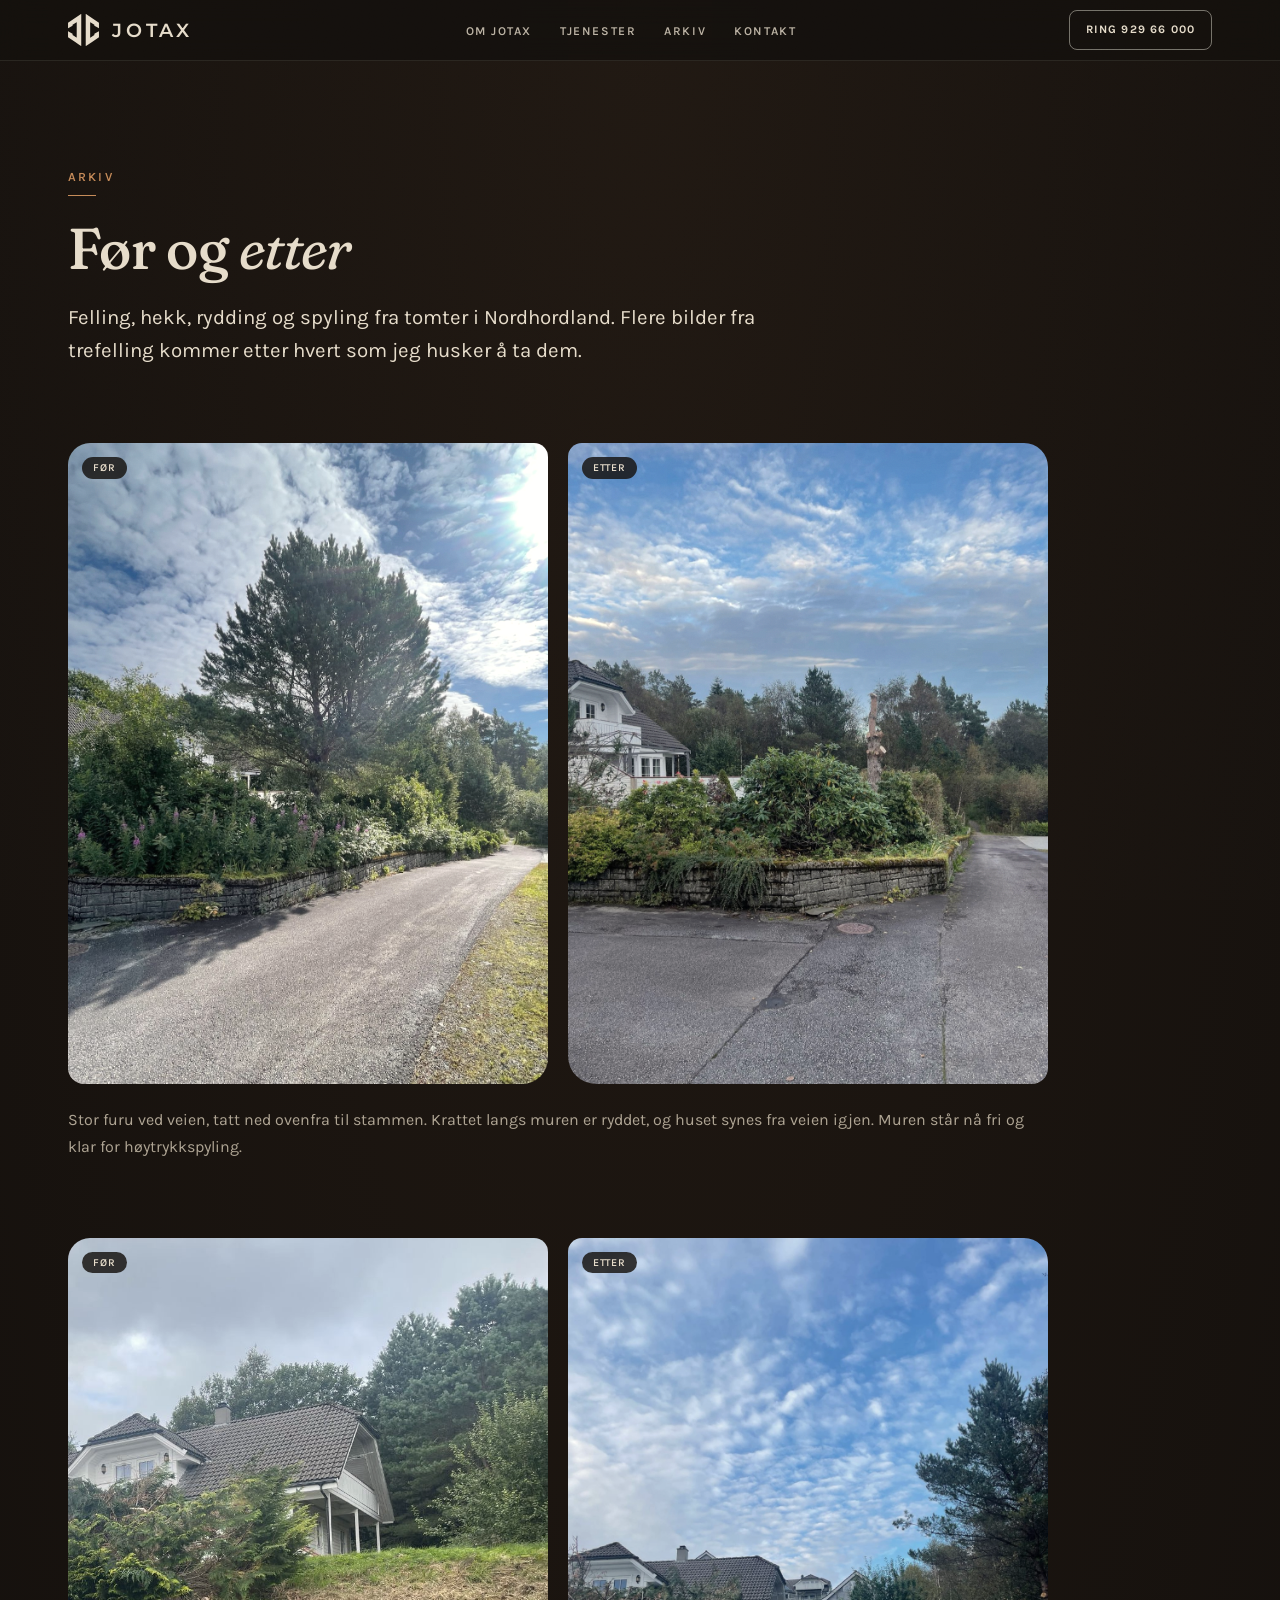
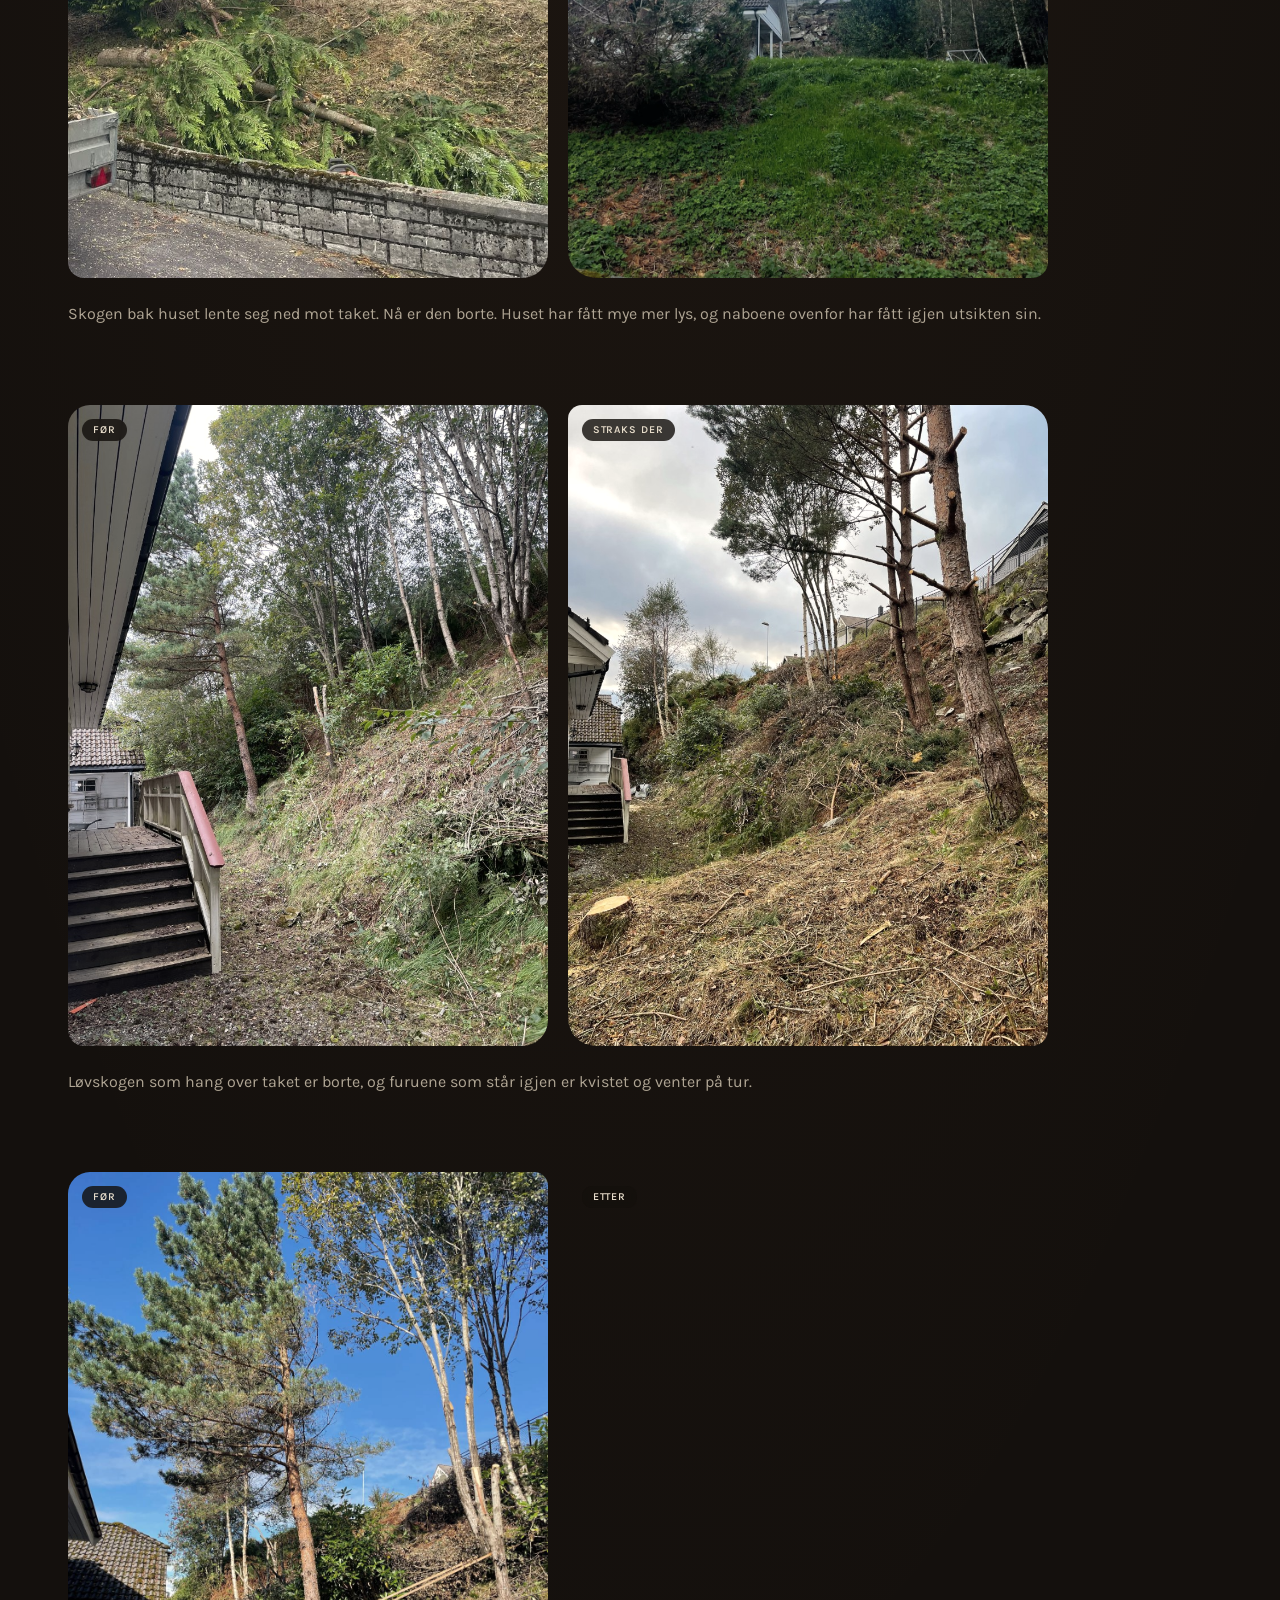
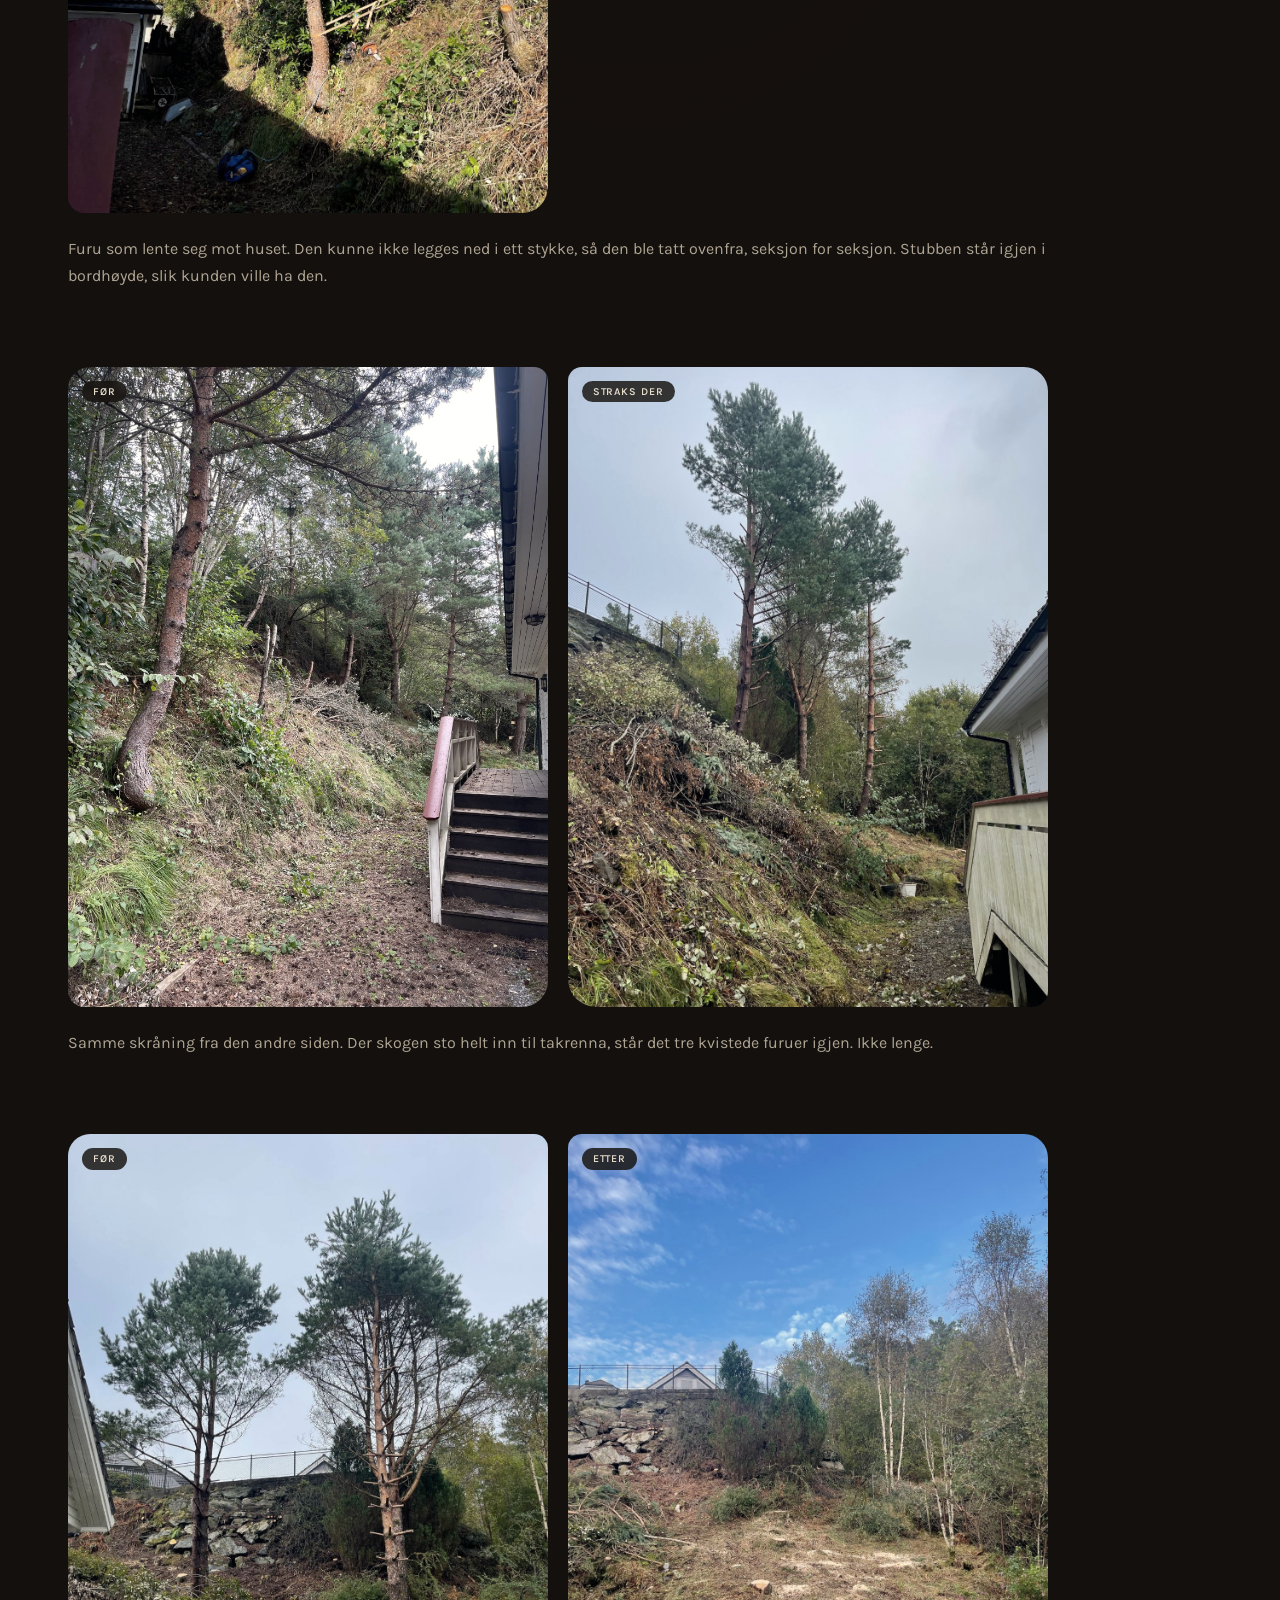
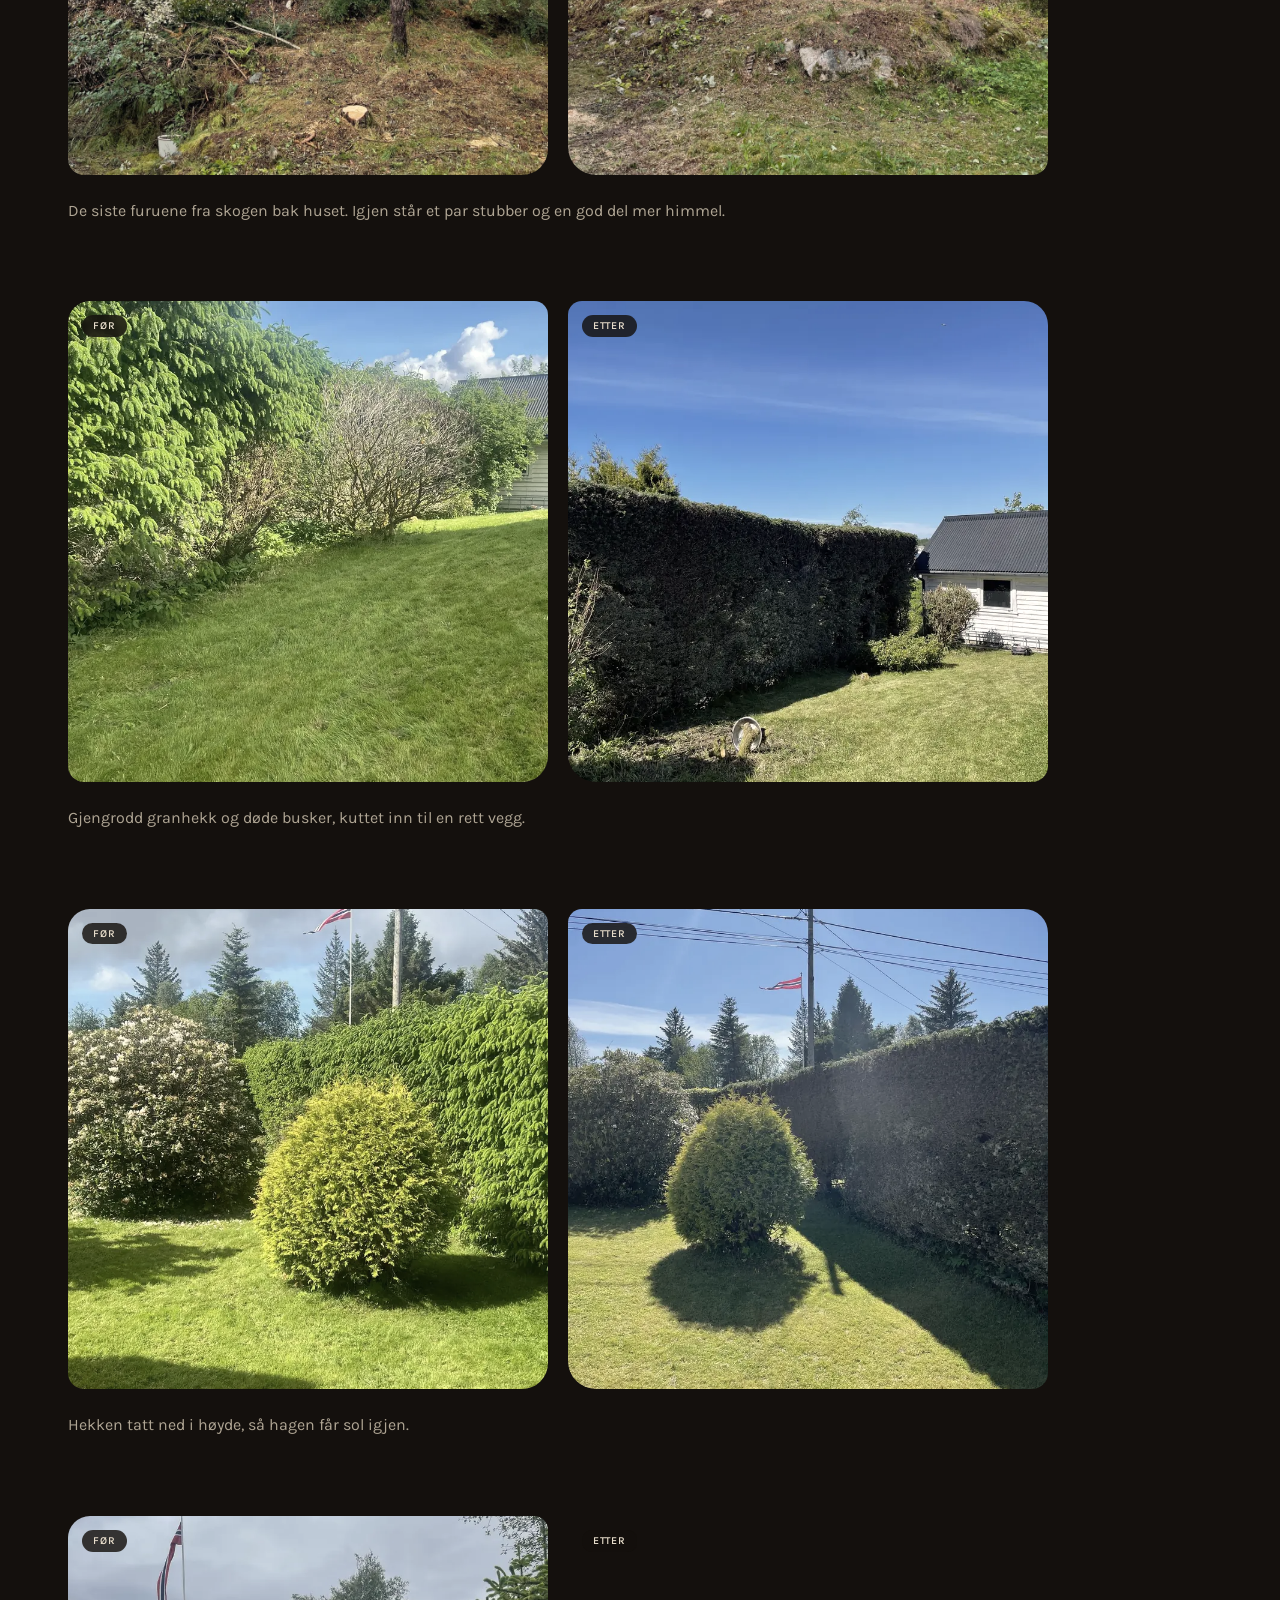
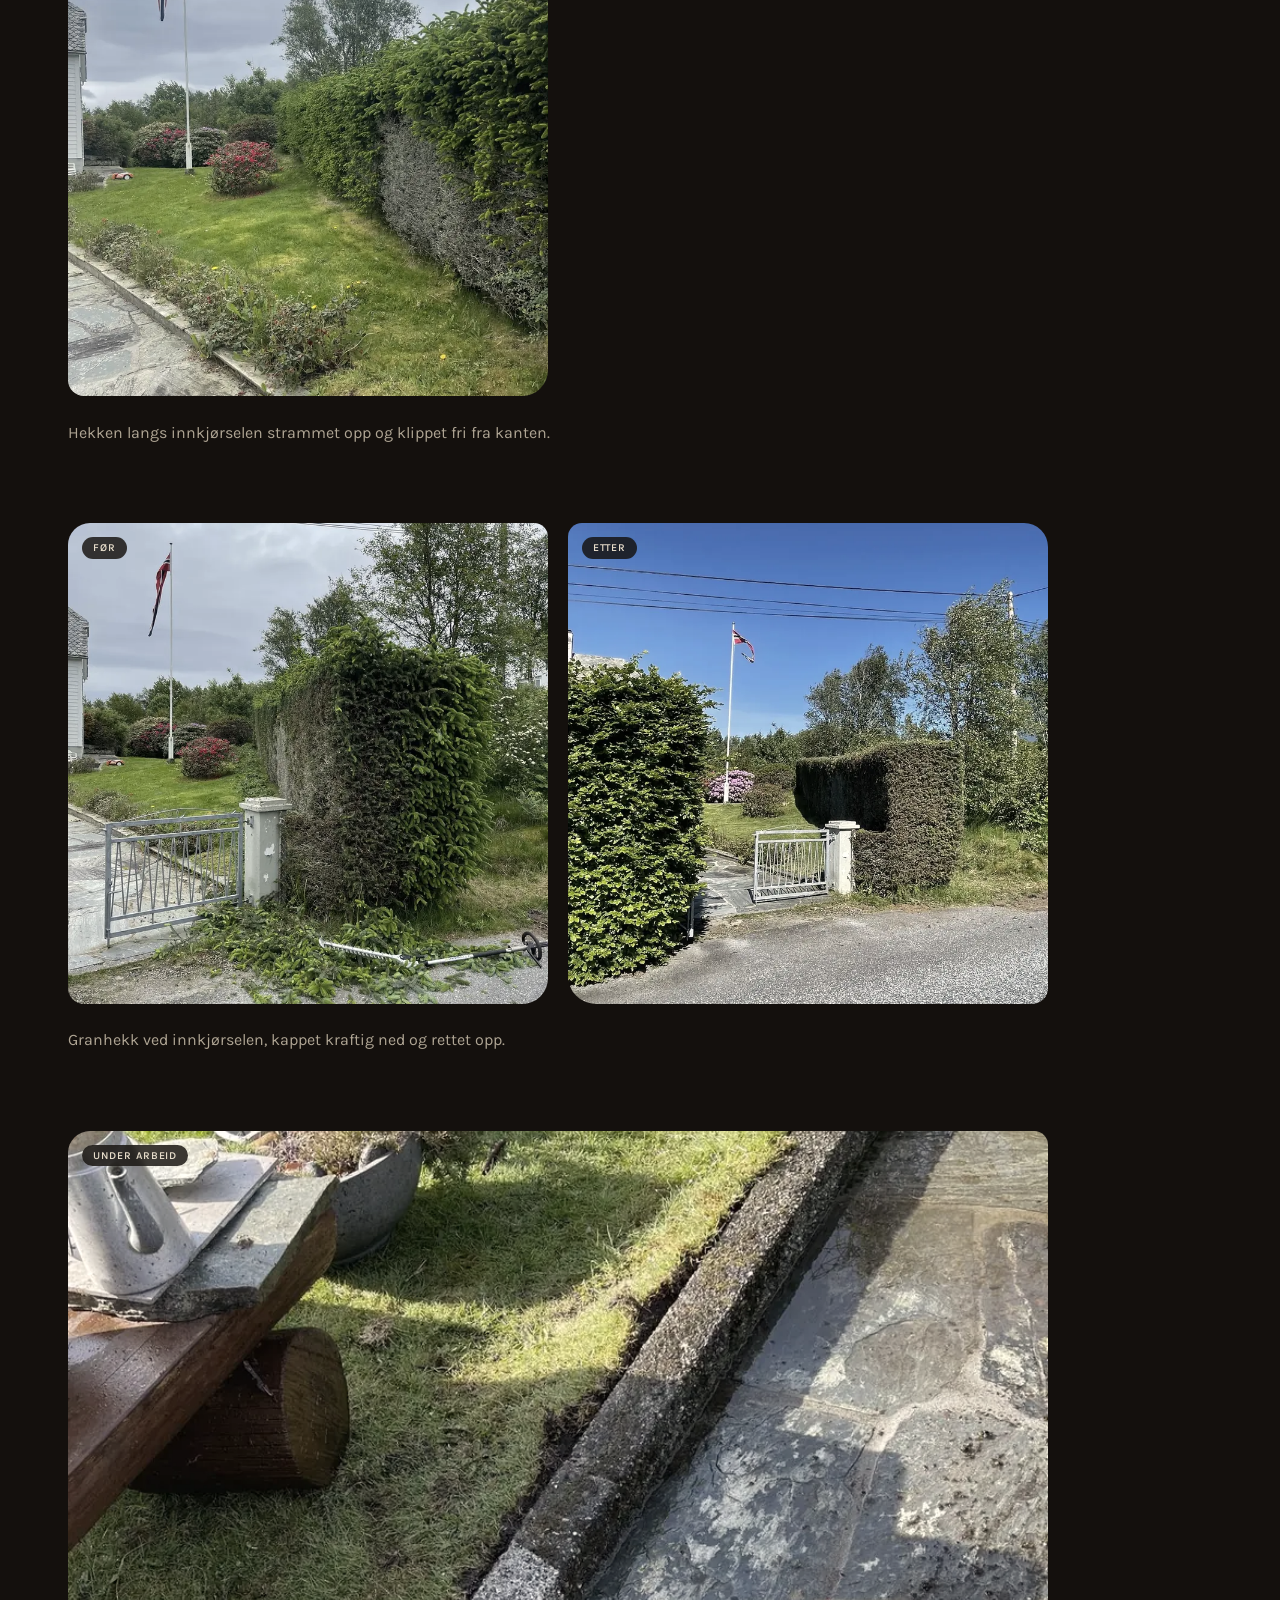
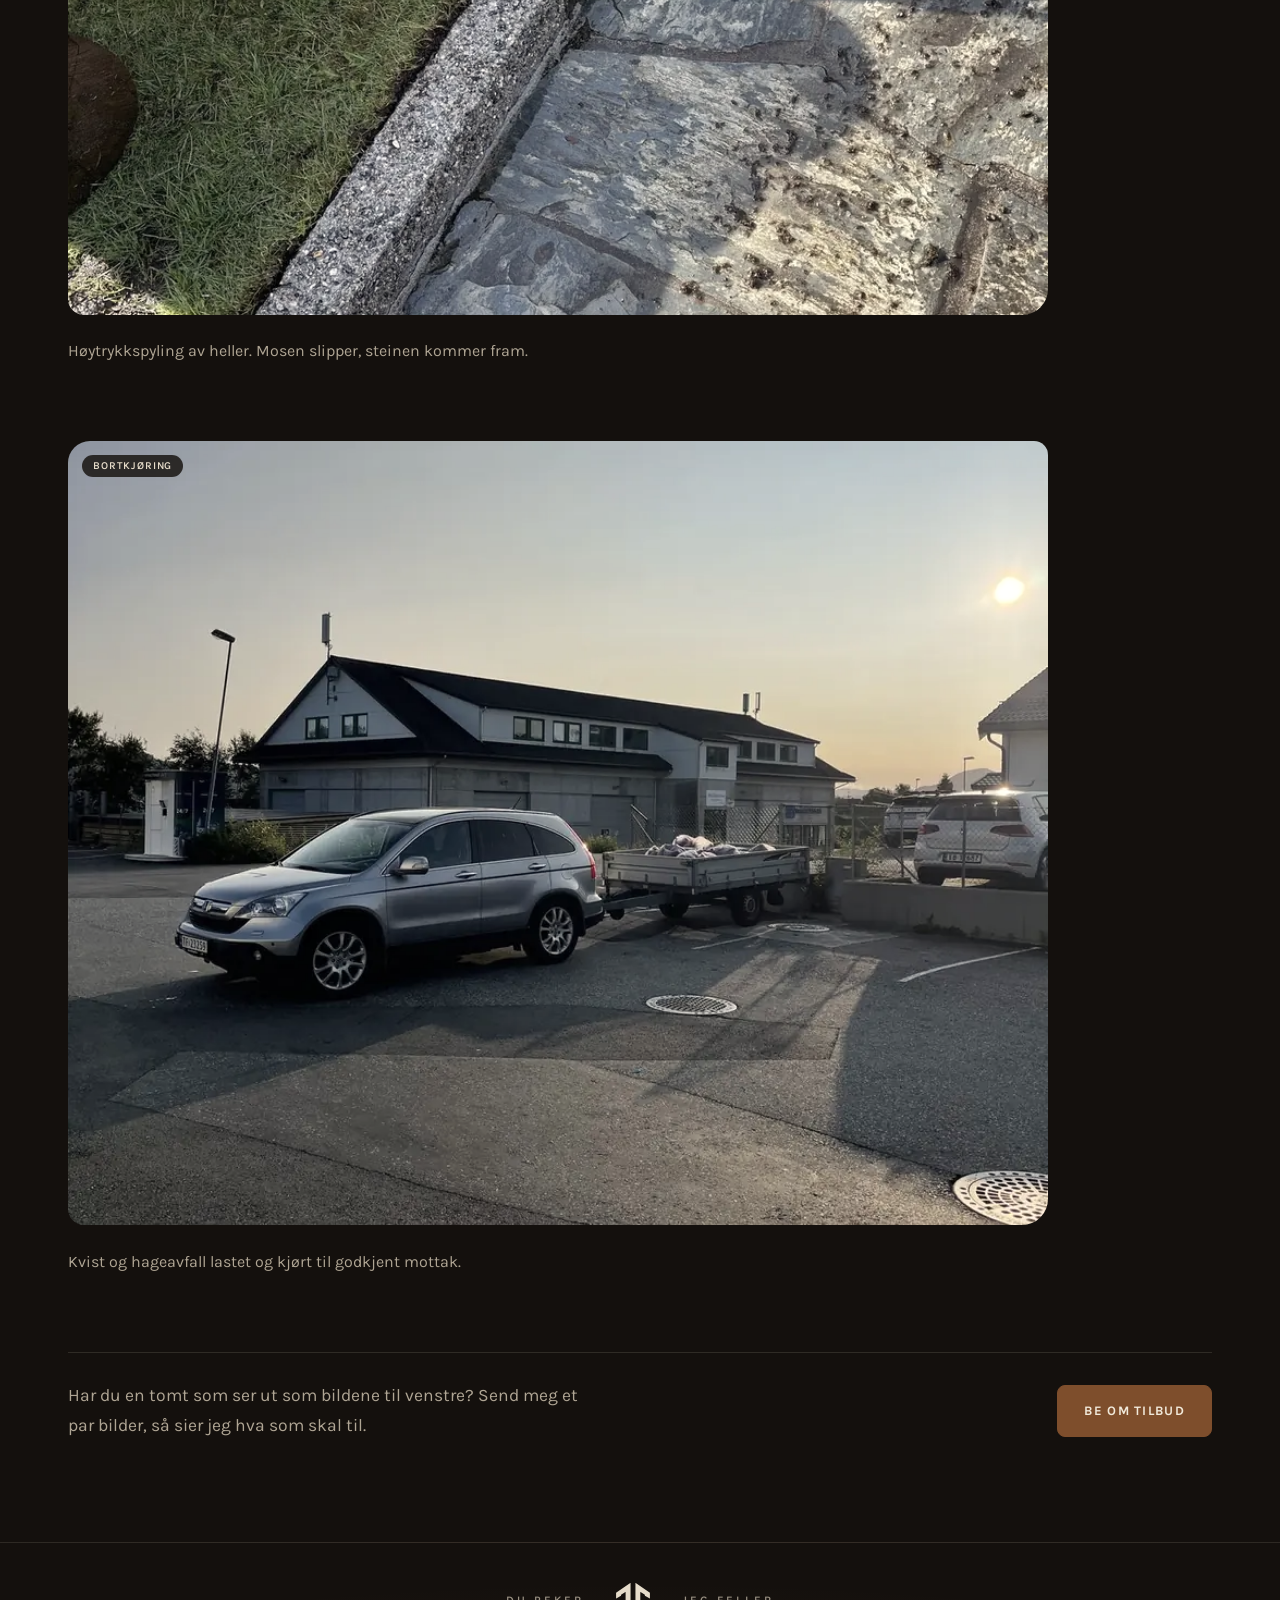
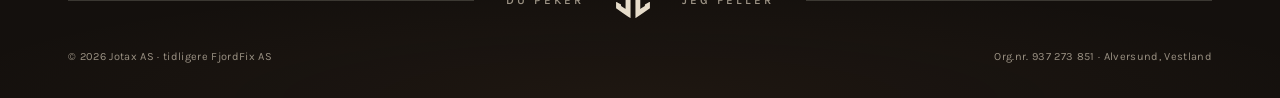
<file: galleri.html>
<!doctype html>
<html lang="nb">
<head>
  <meta charset="utf-8" />
  <meta name="viewport" content="width=device-width,initial-scale=1" />
  <meta name="theme-color" content="#14100D" />
  <link rel="icon" href="favicon.svg" type="image/svg+xml" />
  <link rel="icon" href="favicon-32.png" sizes="32x32" type="image/png" />
  <link rel="apple-touch-icon" href="apple-touch-icon.png" />
  <title>Arkiv | Jotax</title>
  <meta name="description" content="Før og etter: bilder fra trefelling, hekk, rydding, høytrykkspyling og bortkjøring utført av Jotax i Nordhordland." />
  <!-- TEST PÅ JOTAX.NO: holdes ute av søkemotorer. Fjern linja under og sett inn canonical når siden flytter til endelig domene -->
  <meta name="robots" content="noindex, nofollow" />
  <link rel="preconnect" href="https://fonts.googleapis.com" />
  <link rel="preconnect" href="https://fonts.gstatic.com" crossorigin />
  <link rel="stylesheet" href="https://fonts.googleapis.com/css2?family=Caveat:wght@500;600&family=Fraunces:ital,opsz,wght,SOFT,WONK@0,9..144,300..700,0..100,0..1;1,9..144,300..700,0..100,0..1&family=Karla:wght@400;500;600;700&family=Montserrat:wght@600&family=Martian+Mono:wght@400;500&display=swap" />
  <link rel="stylesheet" href="styles.css?v=20261030" />
</head>
<body>
<!-- merke: symbol -->
<svg width="0" height="0" style="position:absolute" aria-hidden="true" focusable="false">
  <defs>
    <symbol id="jx-mark" viewBox="337.4 0 376.4 389.2">
      <path fill="currentColor" fill-rule="evenodd" d="M 495.21,0.07 369.41,85.31 337.49,107.70 337.49,170.66 339.07,172.01 391.91,142.92 392.54,142.12 392.97,131.36 436.66,103.34 442.52,99.85 443.41,100.74 443.02,286.92 439.48,285.34 392.91,254.83 392.54,238.76 347.66,214.53 340.91,211.14 338.14,210.92 337.43,211.78 337.50,281.84 415.91,335.95 472.29,373.96 496.28,389.18 497.66,388.81 498.37,386.84 498.41,0.98 497.41,0.00Z M 553.80,0.14 552.81,1.09 552.83,385.80 553.15,387.98 555.61,388.97 629.72,339.72 713.72,281.39 713.72,211.67 712.48,210.67 707.22,212.47 658.31,238.79 657.34,255.16 616.97,281.91 607.32,287.76 606.59,287.16 606.72,100.24 607.28,99.68 618.47,106.54 657.59,131.71 657.60,141.84 658.22,143.04 697.72,165.14 712.22,172.25 713.72,170.69 713.72,107.47 641.08,57.22 556.11,0.24Z" />
    </symbol>
  </defs>
</svg>

<div class="bar solid alltid">
  <nav class="wrap bar-inner" aria-label="Hovedmeny">
    <a class="brand" href="index.html" aria-label="Jotax, til forsiden">
      <svg class="m" aria-hidden="true"><use href="#jx-mark" /></svg>
      <span class="brand-navn"><span class="ordmerke">Jotax</span></span>
    </a>
    <ul class="bar-links" id="meny">
      <li><a href="index.html#om">Om Jotax</a></li>
      <li><a href="index.html#tjenester">Tjenester</a></li>
      <li><a href="galleri.html" aria-current="page">Arkiv</a></li>
      <li><a href="index.html#kontakt">Kontakt</a></li>
    </ul>
    <a class="btn bar-call" href="tel:+4792966000">Ring 929 66 000</a>
    <button class="bar-meny" type="button" aria-label="Meny" aria-expanded="false" aria-controls="meny"><span></span><span></span><span></span></button>
  </nav>
</div>

<main class="galleri-side" id="galleri">
  <div class="ringer h-topp" aria-hidden="true"></div>
  <div class="wrap">
    <div class="sec-head">
      <p class="eyebrow">Arkiv</p>
      <h2>Før og <em>etter</em></h2>
      <p class="lead">Felling, hekk, rydding og spyling fra tomter i Nordhordland. Flere bilder fra trefelling kommer etter hvert som jeg husker å ta dem.</p>
    </div>

    <div class="gal-liste">
      <div class="gal-par gal-hoy rv">
        <figure>
          <img src="img/furu-2-for.jpg" width="1125" height="1500" loading="lazy" decoding="async" alt="Stor furu som ruver over en gjengrodd hage langs en steinmur ved veien, med huset skjult bak vegetasjonen" />
          <span class="chip">Før</span>
        </figure>
        <figure>
          <img src="img/furu-2-etter.jpg" width="1125" height="1500" loading="lazy" decoding="async" alt="Samme hjørne etter at furua er tatt ned til stammen og krattet langs muren er ryddet, med huset synlig bak" />
          <span class="chip">Etter</span>
        </figure>
        <p class="gal-tekst">Stor furu ved veien, tatt ned ovenfra til stammen. Krattet langs muren er ryddet, og huset synes fra veien igjen. Muren står nå fri og klar for høytrykkspyling.</p>
      </div>
      <div class="gal-par gal-hoy rv">
        <figure>
          <img src="img/skog-for.jpg" width="780" height="1040" loading="lazy" decoding="async" alt="Hvitt hus i en skråning med høy, tett skog som står helt inntil og lener seg over baksiden" />
          <span class="chip">Før</span>
        </figure>
        <figure>
          <img src="img/skog-etter.jpg" width="1125" height="1500" loading="lazy" decoding="async" alt="Samme hus med åpen himmel bak etter at skogen er felt, og nabohusene ovenfor synlige" />
          <span class="chip">Etter</span>
        </figure>
        <p class="gal-tekst">Skogen bak huset lente seg ned mot taket. Nå er den borte. Huset har fått mye mer lys, og naboene ovenfor har fått igjen utsikten sin.</p>
      </div>
      <div class="gal-par gal-hoy rv">
        <figure>
          <img src="img/bak-huset-1.jpg" width="844" height="1125" loading="lazy" decoding="async" alt="Bratt skråning tett inntil trappa bak huset, med furu og bjørk som lener seg ut over takutstikket" />
          <span class="chip">Før</span>
        </figure>
        <figure>
          <img src="img/bak-huset-1-straks.jpg" width="844" height="1125" loading="lazy" decoding="async" alt="Samme skråning med åpen himmel, en fersk stubbe i forgrunnen og noen få kvistede furustammer igjen" />
          <span class="chip">Straks der</span>
        </figure>
        <p class="gal-tekst">Løvskogen som hang over taket er borte, og furuene som står igjen er kvistet og venter på tur.</p>
      </div>
      <div class="gal-par gal-hoy rv">
        <figure>
          <img src="img/furu-for.jpg" width="1125" height="1500" loading="lazy" decoding="async" alt="Høy furu i en bratt skråning som lener seg mot hustaket, med motorsag og utstyr ved foten" />
          <span class="chip">Før</span>
        </figure>
        <figure>
          <img src="img/stubbe-2.jpg" width="844" height="1125" loading="lazy" decoding="async" alt="Bred, nykappet stubbe med mosegrodd bark i samme skråning, med rododendron bak" />
          <span class="chip">Etter</span>
        </figure>
        <p class="gal-tekst">Furu som lente seg mot huset. Den kunne ikke legges ned i ett stykke, så den ble tatt ovenfra, seksjon for seksjon. Stubben står igjen i bordhøyde, slik kunden ville ha den.</p>
      </div>
      <div class="gal-par gal-hoy rv">
        <figure>
          <img src="img/bak-huset-2.jpg" width="844" height="1125" loading="lazy" decoding="async" alt="Samme skråning sett fra andre siden, med en skjev furustamme i forgrunnen og tett skog helt inn mot takrenna" />
          <span class="chip">Før</span>
        </figure>
        <figure>
          <img src="img/bak-huset-2-straks.jpg" width="1125" height="1500" loading="lazy" decoding="async" alt="Tre høye furuer kvistet nesten til topps står igjen i skråningen, med åpen himmel rundt og huset til høyre" />
          <span class="chip">Straks der</span>
        </figure>
        <p class="gal-tekst">Samme skråning fra den andre siden. Der skogen sto helt inn til takrenna, står det tre kvistede furuer igjen. Ikke lenge.</p>
      </div>
      <div class="gal-par gal-hoy rv">
        <figure>
          <img src="img/furuer-for.jpg" width="1125" height="1500" loading="lazy" decoding="async" alt="To høye furuer i skråningen bak huset, den ene kvistet oppover stammen, med steinmur og nabohus bak" />
          <span class="chip">Før</span>
        </figure>
        <figure>
          <img src="img/furuer-etter.jpg" width="1125" height="1500" loading="lazy" decoding="async" alt="Samme skråning uten furuene, med lave stubber i gresset og åpen blå himmel over steinmuren" />
          <span class="chip">Etter</span>
        </figure>
        <p class="gal-tekst">De siste furuene fra skogen bak huset. Igjen står et par stubber og en god del mer himmel.</p>
      </div>
      <div class="gal-par rv">
        <figure>
          <img src="img/hekk-1-for.webp" width="800" height="1067" loading="lazy" decoding="async" alt="Gjengrodd granhekk med døde busker som vokser ut over plenen" />
          <span class="chip">Før</span>
        </figure>
        <figure>
          <img src="img/hekk-1-etter.webp" width="800" height="1067" loading="lazy" decoding="async" alt="Samme hekk klippet inn til en rett vegg, med plenen ryddet foran" />
          <span class="chip">Etter</span>
        </figure>
        <p class="gal-tekst">Gjengrodd granhekk og døde busker, kuttet inn til en rett vegg.</p>
      </div>
      <div class="gal-par rv">
        <figure>
          <img src="img/hekk-2-for.webp" width="800" height="1067" loading="lazy" decoding="async" alt="Høy og bred hekk som skygger for hagen" />
          <span class="chip">Før</span>
        </figure>
        <figure>
          <img src="img/hekk-2-etter.webp" width="800" height="1067" loading="lazy" decoding="async" alt="Samme hekk tatt ned i høyde, med åpen himmel over hagen" />
          <span class="chip">Etter</span>
        </figure>
        <p class="gal-tekst">Hekken tatt ned i høyde, så hagen får sol igjen.</p>
      </div>
      <div class="gal-par rv">
        <figure>
          <img src="img/hekk-3-for.webp" width="800" height="1067" loading="lazy" decoding="async" alt="Hekk langs innkjørselen som vokser ut over kanten mot heller og plen" />
          <span class="chip">Før</span>
        </figure>
        <figure>
          <img src="img/hekk-3-etter.webp" width="800" height="1067" loading="lazy" decoding="async" alt="Samme hekk strammet opp med rett kant mot innkjørselen" />
          <span class="chip">Etter</span>
        </figure>
        <p class="gal-tekst">Hekken langs innkjørselen strammet opp og klippet fri fra kanten.</p>
      </div>
      <div class="gal-par rv">
        <figure>
          <img src="img/hekk-4-for.webp" width="800" height="1067" loading="lazy" decoding="async" alt="Høy og bred granhekk ved en innkjørsel, med avklipp på bakken" />
          <span class="chip">Før</span>
        </figure>
        <figure>
          <img src="img/hekk-4-etter.webp" width="800" height="1067" loading="lazy" decoding="async" alt="Samme granhekk etter at den er kappet kraftig ned og rettet opp" />
          <span class="chip">Etter</span>
        </figure>
        <p class="gal-tekst">Granhekk ved innkjørselen, kappet kraftig ned og rettet opp.</p>
      </div>
      <div class="gal-par rv">
        <figure class="gal-en">
          <img src="img/hoytrykkspyling-1.webp" width="900" height="1119" loading="lazy" decoding="async" alt="Steinheller under høytrykkspyling, halve flaten rengjort og halve fortsatt mosegrodd" />
          <span class="chip">Under arbeid</span>
        </figure>
        <p class="gal-tekst">Høytrykkspyling av heller. Mosen slipper, steinen kommer fram.</p>
      </div>
      <div class="gal-par rv">
        <figure class="gal-en">
          <img src="img/hengertransport-1.webp" width="900" height="1200" loading="lazy" decoding="async" alt="Bil med tilhenger lastet med sekker hageavfall, klar for bortkjøring" />
          <span class="chip">Bortkjøring</span>
        </figure>
        <p class="gal-tekst">Kvist og hageavfall lastet og kjørt til godkjent mottak.</p>
      </div>
    </div>

    <div class="gal-bunn">
      <p>Har du en tomt som ser ut som bildene til venstre? Send meg et par bilder, så sier jeg hva som skal til.</p>
      <a class="btn btn-rust" href="index.html#kontakt">Be om tilbud</a>
    </div>
  </div>
</main>

<footer class="foot">
  <div class="wrap">
    <div class="foot-rule">
      <span class="foot-line"></span>
      <span class="foot-txt">Du peker</span>
      <svg class="foot-mark" aria-hidden="true"><use href="#jx-mark" /></svg>
      <span class="foot-txt">Jeg feller</span>
      <span class="foot-line"></span>
    </div>
    <div class="foot-meta">
      <span>© <span id="aar">2026</span> Jotax AS · tidligere FjordFix AS</span>
      <span>Org.nr. 937 273 851 · Alversund, Vestland</span>
    </div>
  </div>
</footer>

<script src="site.js"></script>
</body>
</html>
</file>
<file: styles.css>
:root{
    --fjell:#14100D;          /* varm, mørk jord */
    --fjell-2:#1D1710;
    --skog:#26291E;           /* mose, ikke flaskegrønn */
    --bein:#E6DCCA;           /* papir, ikke kritt */
    --bein-2:#F1E9DA;
    --rust:#7E4E2C;
    --rust-hover:#925C34;
    --rust-lys:#C58A58;
    --taake:#9A9183;

    --display:"Fraunces",Georgia,"Times New Roman",serif;
    --body:"Karla",system-ui,-apple-system,"Segoe UI",Roboto,sans-serif;
    --mono:"Martian Mono",ui-monospace,"SFMono-Regular",Menlo,Consolas,monospace;
    --hand:"Caveat","Bradley Hand","Segoe Print",cursive;

    --rund:8px;               /* felter og knapper */
    --rund-stor:14px;         /* bilder */
    --ujevn:22px 14px 26px 16px;                       /* kort: litt skjevt, som noe som er hogd til */
    --stein:58% 42% 47% 53% / 44% 47% 53% 56%;         /* portrett: rullestein */

    /* aktiv grunn – overstyres per seksjon */
    --bg:var(--fjell);
    --fg:var(--bein);
    --muted:#AFA594;
    --line:rgba(230,220,202,.13);
    --accent:var(--rust-lys);
    --flate:rgba(230,220,202,.04);
  }

  *{box-sizing:border-box}
  html{background:var(--fjell);-webkit-text-size-adjust:100%}
  @media (prefers-reduced-motion:no-preference){html{scroll-behavior:smooth}}
  body{margin:0;background:var(--fjell);color:var(--bein);font-family:var(--body);font-size:17.5px;line-height:1.68;-webkit-font-smoothing:antialiased;text-rendering:optimizeLegibility}
  img{max-width:100%;height:auto;display:block}
  a{color:inherit}
  :focus-visible{outline:2px solid var(--rust-lys);outline-offset:3px}
  .sr-only{position:absolute;width:1px;height:1px;padding:0;margin:-1px;overflow:hidden;clip:rect(0 0 0 0);white-space:nowrap;border:0}

  .wrap{max-width:1240px;margin-inline:auto;padding-inline:clamp(18px,4vw,48px)}

  .g-bein{--bg:var(--bein);--fg:#1B1510;--muted:#5C5346;--line:rgba(27,21,16,.14);--accent:var(--rust);--flate:rgba(27,21,16,.035)}
  .g-fjell{--bg:var(--fjell);--fg:var(--bein);--muted:#AFA594;--line:rgba(230,220,202,.13);--accent:var(--rust-lys);--flate:rgba(230,220,202,.04)}
  .g-skog{--bg:var(--skog);--fg:var(--bein);--muted:#B7BAA5;--line:rgba(230,220,202,.16);--accent:#D29A68;--flate:rgba(230,220,202,.05)}
  .sec{position:relative;overflow:hidden;background:var(--bg);color:var(--fg);padding-block:clamp(76px,10vw,140px);scroll-margin-top:60px}
  .sec > .wrap{position:relative;z-index:1}

  /* ---------- type ---------- */
  .eyebrow{display:inline-grid;gap:10px;justify-items:start;margin:0;font:600 12.5px/1.2 var(--body);letter-spacing:.17em;text-transform:uppercase;color:var(--accent)}
  .eyebrow::after{content:"";width:28px;height:1px;background:currentColor}
  h2{margin:0;font-family:var(--display);font-optical-sizing:auto;font-variation-settings:'SOFT' 60,'WONK' 1;font-weight:500;font-size:clamp(31px,4.5vw,58px);line-height:1.06;letter-spacing:-.012em;text-wrap:balance}
  h2 em,h1 em{font-style:italic;font-weight:400}
  h3{margin:0;font-family:var(--display);font-variation-settings:'SOFT' 60,'WONK' 1;font-weight:500;font-size:clamp(20px,1.8vw,25px);line-height:1.25;letter-spacing:-.005em;text-wrap:balance}
  p{margin:0}
  .lead{font-size:clamp(18px,1.6vw,21.5px);line-height:1.62;max-width:58ch;color:var(--fg)}
  .muted{color:var(--muted)}
  .sec-head{display:grid;gap:22px;max-width:920px;margin-bottom:clamp(44px,6vw,76px)}
  .hand{font-family:var(--hand);font-weight:500;font-size:clamp(21px,2vw,26px);line-height:1.15;letter-spacing:.005em}

  /* ---------- knapper ---------- */
  .btn{display:inline-flex;align-items:center;justify-content:center;gap:.7em;min-height:52px;padding:0 26px;border-radius:var(--rund);font:700 13px/1 var(--body);letter-spacing:.1em;text-transform:uppercase;text-decoration:none;color:var(--fg);border:1.5px solid currentColor;background:transparent;cursor:pointer;transition:background-color .25s ease,color .25s ease,border-color .25s ease}
  .btn:hover{background:var(--fg);color:var(--bg);border-color:var(--fg)}
  .btn-rust{background:var(--rust);border-color:var(--rust);color:var(--bein-2)}
  .btn-rust:hover{background:var(--rust-hover);border-color:var(--rust-hover);color:var(--bein-2)}

  /* ---------- fast toppmeny ---------- */
  .bar{--fg:var(--bein);--bg:var(--fjell);position:fixed;top:0;left:0;right:0;z-index:20;color:var(--bein);border-bottom:1px solid transparent;transition:background-color .3s ease,border-color .3s ease}
  .bar.solid,.bar.apen{background:rgba(20,16,13,.88);-webkit-backdrop-filter:blur(12px);backdrop-filter:blur(12px);border-bottom-color:rgba(230,220,202,.1)}
  .bar-inner{display:flex;align-items:center;justify-content:space-between;gap:20px;padding-block:16px;transition:padding .3s ease}
  .bar.solid .bar-inner{padding-block:10px}
  .brand{display:inline-flex;align-items:center;gap:13px;text-decoration:none;color:var(--bein)}
  .brand .m{width:31px;height:32px;fill:currentColor;flex:none}
  .brand-navn{display:grid;gap:5px}
  /* ordmerket JOTAX: Montserrat, der J-en står på grunnlinjen som de andre bokstavene, og som finnes i Canva, Google Docs og Figma */
  .ordmerke{font-family:"Montserrat",var(--body);font-weight:600;font-size:19px;line-height:1;letter-spacing:.2em;text-transform:uppercase}
  /* SKOG sperres ut så ordet står like bredt som BOTN over; negativ marg tar bort sperringen etter siste bokstav */
  .brand-under{font:500 11px/1 var(--body);letter-spacing:1.31em;margin-right:-1.31em;text-transform:uppercase;color:rgba(230,220,202,.82)}
  .bar-links{display:flex;align-items:center;gap:clamp(18px,2.2vw,32px);margin:0;padding:0;list-style:none}
  .bar-links a{font:600 12px/1 var(--body);letter-spacing:.13em;text-transform:uppercase;text-decoration:none;color:rgba(230,220,202,.8);padding-block:8px;transition:color .2s ease}
  .bar-links a:hover{color:var(--bein)}
  .bar-call{min-height:40px;padding:0 16px;font-size:11.5px;border-color:rgba(216,212,199,.5);white-space:nowrap;flex:none}
  /* menyknappen: tre streker som blir til et kryss. Vises bare når lenkene ikke får plass */
  .bar-meny{display:none;position:relative;flex:none;width:44px;height:40px;padding:0;border:1.5px solid rgba(216,212,199,.5);border-radius:var(--rund);background:transparent;color:var(--bein);cursor:pointer}
  .bar-meny span{position:absolute;left:11px;right:11px;top:50%;height:1.5px;margin-top:-.75px;background:currentColor;border-radius:2px;transition:transform .25s ease,opacity .2s ease}
  .bar-meny span:nth-child(1){transform:translateY(-6px)}
  .bar-meny span:nth-child(3){transform:translateY(6px)}
  .bar.apen .bar-meny span:nth-child(1){transform:rotate(45deg)}
  .bar.apen .bar-meny span:nth-child(2){opacity:0}
  .bar.apen .bar-meny span:nth-child(3){transform:rotate(-45deg)}

  /* ---------- hero ---------- */
  .hero{--bg:var(--fjell);--fg:var(--bein);position:relative;display:grid;align-items:end;min-height:clamp(600px,94vh,960px);min-height:clamp(600px,94svh,960px);overflow:hidden;color:var(--bein);
    background:linear-gradient(180deg,#1b1a17 0%,#2c2a25 45%,#17150f 100%)}
  .hero-img{position:absolute;inset:0;width:100%;height:100%;object-fit:cover;object-position:62% 45%;filter:sepia(.3) saturate(.78) brightness(.94) contrast(1.02);animation:fjord-in 1.4s ease both}
  .hero-veil{position:absolute;inset:0;z-index:1;pointer-events:none;background:
    linear-gradient(90deg,rgba(20,16,13,.74) 0%,rgba(20,16,13,.34) 46%,rgba(20,16,13,0) 78%),
    linear-gradient(180deg,rgba(20,16,13,.62) 0%,rgba(20,16,13,0) 26%),
    linear-gradient(0deg,rgba(20,16,13,.92) 0%,rgba(20,16,13,.5) 14%,rgba(20,16,13,0) 42%)}
  @keyframes fjord-in{from{opacity:0;transform:scale(1.05)}to{opacity:1;transform:none}}

  .hero-inner{position:relative;z-index:3;display:grid;gap:clamp(20px,2.6vw,32px);justify-items:start;padding-top:120px;padding-bottom:clamp(64px,8vw,112px)}
  .hero-eyebrow{margin:0;font:600 12px/1.4 var(--body);letter-spacing:.2em;text-transform:uppercase;color:rgba(230,220,202,.82)}
  .hero-eyebrow a{color:var(--rust-lys);text-decoration:none;border-bottom:1px solid currentColor;padding-bottom:1px}
  .hero h1{margin:0;font-family:var(--display);font-optical-sizing:auto;font-variation-settings:'SOFT' 70,'WONK' 1;font-weight:500;font-size:clamp(56px,10.4vw,150px);line-height:.92;letter-spacing:-.025em;color:var(--bein);text-shadow:0 4px 40px rgba(6,8,7,.4)}
  .strek{position:relative;display:inline-block;white-space:nowrap}
  .strek svg{position:absolute;left:-3%;bottom:-.1em;width:106%;height:.2em;overflow:visible;pointer-events:none}
  .strek path{fill:none;stroke:var(--rust-lys);stroke-width:5;stroke-linecap:round;stroke-dasharray:320;stroke-dashoffset:320;animation:strek 1s cubic-bezier(.4,.1,.2,1) 1.1s forwards}
  @keyframes strek{to{stroke-dashoffset:0}}
  .hero-ingress{max-width:33em;font-size:clamp(17.5px,1.55vw,21px);line-height:1.6;color:rgba(241,233,218,.94);text-shadow:0 1px 18px rgba(6,8,7,.5)}
  .hero-cta{display:flex;flex-wrap:wrap;gap:12px;margin-top:4px}
  .rise{animation:rise 1s cubic-bezier(.2,.7,.2,1) both}
  .rise-2{animation-delay:.2s}.rise-3{animation-delay:.38s}.rise-4{animation-delay:.56s}
  @keyframes rise{from{opacity:0;transform:translateY(14px)}to{opacity:1;transform:none}}

  .remse{background:var(--fjell);color:rgba(230,220,202,.74)}
  .remse-inner{display:flex;justify-content:space-between;gap:10px 24px;flex-wrap:wrap;padding-block:16px 24px;font:500 11.5px/1.5 var(--body);letter-spacing:.14em;text-transform:uppercase}

  /* ---------- årringer ---------- */
  .ringer{position:absolute;z-index:0;pointer-events:none;color:var(--fg);opacity:.085;width:clamp(420px,62vw,900px);aspect-ratio:1/1}
  .ringer svg{display:block;width:100%;height:100%;overflow:visible}
  .ringer.h-topp{right:-26%;top:-30%}
  .ringer.v-bunn{left:-20%;bottom:-34%}
  .ringer.h-bunn{right:-14%;bottom:-40%}
  .g-bein .ringer{opacity:.09}

  /* ---------- om meg ---------- */
  .om{display:grid;grid-template-columns:minmax(0,5fr) minmax(0,7fr);gap:clamp(40px,7vw,110px);align-items:center}
  .portrett{position:relative;margin:0;max-width:430px;justify-self:center;width:100%}
  .portrett img{width:100%;aspect-ratio:4/5;object-fit:cover;object-position:50% 16%;border-radius:var(--stein);filter:saturate(.78) sepia(.12) contrast(1.02)}
  .lapp{position:absolute;left:-4%;top:-7%;max-width:11em;color:var(--accent);transform:rotate(-5deg);text-align:left}
  .lapp svg{display:block;width:54px;height:40px;margin:2px 0 0 54%;fill:none;stroke:currentColor;stroke-width:1.8;stroke-linecap:round;stroke-linejoin:round}
  .segl{position:absolute;right:-5%;bottom:1%;width:clamp(112px,12.5vw,156px);aspect-ratio:1/1;border-radius:999px;background:var(--rust);color:var(--bein-2);box-shadow:0 10px 30px rgba(20,16,13,.28)}
  .segl svg{position:absolute;inset:0;width:100%;height:100%}
  .segl-tekst{animation:rundt 38s linear infinite}
  .segl-tekst text{font:700 15.5px var(--body);letter-spacing:.2em;fill:currentColor}
  .segl-merke{inset:31% !important;width:38% !important;height:38% !important}
  @keyframes rundt{to{transform:rotate(360deg)}}
  .om-tekst{display:grid;gap:22px}
  .om-tekst p{max-width:56ch}
  .om-tekst h2{margin-bottom:6px}
  .signatur{display:grid;gap:2px;margin-top:8px}
  .signatur .hand{font-size:clamp(40px,4.2vw,56px);font-weight:600;line-height:.9;color:var(--accent);transform:rotate(-3deg);transform-origin:0 100%;justify-self:start}
  .signatur span:last-child{font-size:14px;color:var(--muted)}
  .fakta{display:grid;grid-template-columns:repeat(3,minmax(0,1fr));gap:clamp(22px,4vw,56px);margin:clamp(52px,7vw,92px) 0 0;padding:0}
  .fakta div{display:grid;gap:8px;align-content:start;padding-top:22px;border-top:1px solid var(--line)}
  .fakta dt{font-family:var(--display);font-variation-settings:'SOFT' 60,'WONK' 1;font-weight:500;font-size:clamp(28px,3.2vw,42px);line-height:1;letter-spacing:-.015em}
  .fakta dd{margin:0;color:var(--muted);max-width:34ch}
  .bytte{margin-top:40px;font-size:14px;color:var(--muted);scroll-margin-top:120px}

  /* ---------- tjenester ---------- */
  .kort{display:grid;grid-template-columns:repeat(2,minmax(0,1fr));gap:clamp(14px,1.8vw,24px);margin:0;padding:0;list-style:none}
  .k{display:grid;gap:14px;align-content:start;padding:clamp(24px,3vw,40px);border:1px solid var(--line);border-radius:var(--ujevn);background:var(--flate);transition:border-color .3s ease,background-color .3s ease,transform .3s ease}
  .k:nth-child(even){border-radius:14px 24px 16px 28px}
  .k:hover{border-color:rgba(197,138,88,.5);background:rgba(197,138,88,.055);transform:translateY(-3px)}
  .k-topp{display:flex;align-items:flex-start;justify-content:space-between;gap:16px;margin-bottom:10px}
  .k-ikon{width:66px;height:66px;fill:none;stroke:var(--accent);stroke-width:1.7;stroke-linecap:round;stroke-linejoin:round}
  .k-nr{font:500 11px/1 var(--mono);letter-spacing:.08em;color:var(--muted);padding:7px 10px 6px;border:1px solid var(--line);border-radius:999px}
  .k h3{font-size:clamp(25px,2.5vw,33px)}
  .k p{max-width:52ch}
  .k-spec{font-size:13px;line-height:1.7;color:var(--muted);padding-top:14px;border-top:1px dashed var(--line)}

  .ellers{margin-top:clamp(48px,6vw,80px)}
  .ellers-tittel{margin:0 0 6px;color:var(--accent)}
  .svcs{margin:0;padding:0;list-style:none;border-bottom:1px solid var(--line)}
  .svc{display:grid;grid-template-columns:minmax(210px,1fr) minmax(0,2.4fr);gap:clamp(14px,3vw,48px);align-items:baseline;padding-block:24px;border-top:1px solid var(--line)}
  .svc p{max-width:64ch;color:var(--muted)}
  .tag{display:inline-block;margin-left:10px;padding:5px 9px 4px;border-radius:999px;font:600 10.5px/1 var(--body);letter-spacing:.09em;text-transform:uppercase;color:var(--accent);border:1px solid var(--accent);vertical-align:.25em}
  .svc-note{margin-top:28px;font-size:14.5px;color:var(--muted);max-width:70ch}

  /* ---------- skogfond ---------- */
  .k-spec a{color:var(--accent);text-decoration:none;border-bottom:1px solid currentColor;padding-bottom:1px}
  .k-spec a:hover{color:var(--fg)}
  .tre-kol{display:grid;grid-template-columns:repeat(3,minmax(0,1fr));gap:clamp(28px,4vw,56px)}
  .tre-kol div{display:grid;gap:12px;align-content:start;padding-top:24px;border-top:1px solid var(--line)}
  .tre-kol p{color:var(--muted);max-width:42ch}
  .fond-boks{display:grid;grid-template-columns:minmax(0,7fr) minmax(0,5fr);gap:clamp(24px,4vw,64px);align-items:end;margin-top:clamp(44px,6vw,76px);padding:clamp(24px,3.4vw,44px);border:1px solid var(--accent);border-radius:var(--ujevn);background:rgba(126,78,44,.05)}
  .fond-boks > div{display:grid;gap:12px}
  .fond-boks h3{font-size:clamp(24px,2.5vw,32px)}
  .fond-boks p{max-width:58ch}
  .fine{font-size:14px;line-height:1.6;color:var(--muted)}
  .fond-lapp{margin-top:26px;color:var(--accent);transform:rotate(-2deg);transform-origin:0 0}

  /* ---------- du bestemmer ---------- */
  .valg{display:grid;grid-template-columns:minmax(0,7fr) minmax(0,5fr);gap:clamp(40px,6vw,96px);align-items:center}
  .valg-liste{display:grid;margin:0;padding:0;list-style:none;border-bottom:1px solid var(--line)}
  .valg-liste li{display:grid;grid-template-columns:minmax(110px,150px) minmax(0,1fr);gap:8px 28px;align-items:baseline;padding-block:22px;border-top:1px solid var(--line)}
  .valg-liste h3{color:var(--accent)}
  .valg-liste p{color:var(--fg)}
  .valg-liste b{font-weight:600}
  .stubbe{position:relative;margin:0;max-width:420px;justify-self:center;width:100%}
  .stubbe img{width:100%;aspect-ratio:1/1;object-fit:cover;object-position:50% 70%;border-radius:46% 54% 52% 48% / 52% 46% 54% 48%;filter:saturate(.82) sepia(.1)}
  .stubbe figcaption{margin:18px 0 0 6%;max-width:15em;color:var(--accent);transform:rotate(-2.5deg)}

  /* ---------- fallsone ---------- */
  .fs{display:grid;grid-template-columns:minmax(0,5fr) minmax(0,7fr);gap:clamp(32px,5vw,72px);align-items:start}
  .fs-controls{display:grid;gap:28px}
  .field{display:grid;gap:12px}
  .field-top{display:flex;justify-content:space-between;align-items:baseline;gap:12px}
  .field label{font-weight:500}
  .field output{font:500 15px/1 var(--mono);font-variant-numeric:tabular-nums;color:var(--fg)}
  .field input[type=range]{width:100%;accent-color:var(--accent);margin:0;height:28px}
  .check{display:flex;align-items:center;gap:12px;cursor:pointer}
  .check input{width:20px;height:20px;margin:0;accent-color:var(--accent)}
  .verdict{display:grid;gap:12px;padding-top:26px;border-top:1px solid var(--line)}
  .verdict-label{font:700 11px/1 var(--body);letter-spacing:.15em;text-transform:uppercase;color:var(--accent)}
  .verdict h3{font-size:clamp(22px,2.2vw,28px)}
  .verdict p{color:var(--muted)}
  .readout{display:grid;grid-template-columns:1fr auto;margin:6px 0 0}
  .readout dt,.readout dd{padding-block:9px;border-top:1px solid var(--line);font-size:14.5px}
  .readout dt{color:var(--muted)}
  .readout dd{margin:0;font:500 14px/1.6 var(--mono);font-variant-numeric:tabular-nums;text-align:right}
  .fs-figure{margin:0;display:grid;gap:14px}
  .fs-frame{background:var(--flate);border:1px solid var(--line);border-radius:var(--ujevn);padding:clamp(10px,1.6vw,18px)}
  .fs-frame svg{display:block;width:100%;height:auto}
  .fs-figure figcaption{font-size:13.5px;color:var(--muted);max-width:62ch}
  .d-ground{stroke:var(--fg);stroke-opacity:.5;stroke-width:1.5}
  .d-arc{fill:none;stroke:var(--fg);stroke-width:1.6;stroke-dasharray:6 5}
  .d-arc.warn{stroke:var(--accent)}
  .d-tick{stroke:var(--fg);stroke-width:1.6}
  .d-tick.warn{stroke:var(--accent)}
  .d-house{fill:var(--fg);fill-opacity:.07;stroke:var(--fg);stroke-width:1.5;stroke-linejoin:round}
  .d-trunk{stroke:var(--fg);stroke-width:3}
  .d-crown{fill:var(--fg);fill-opacity:.82}
  .d-cut{stroke:var(--accent);stroke-width:2.5}
  .d-pole{stroke:var(--fg);stroke-width:2}
  .d-wire{fill:none;stroke:var(--accent);stroke-width:1.3}
  .d-dim{stroke:var(--muted);stroke-width:1}
  .d-txt{fill:var(--muted);font:500 11px var(--mono)}
  .d-txt-fg{fill:var(--fg)}

  /* ---------- slik går det for seg ---------- */
  .steps{display:grid;grid-template-columns:repeat(4,minmax(0,1fr));gap:clamp(24px,3vw,44px);margin:0;padding:0;list-style:none}
  .step{position:relative;display:grid;gap:12px;align-content:start;padding-top:30px;border-top:1px solid var(--line)}
  .step::before{content:"";position:absolute;top:-5px;left:0;width:10px;height:10px;border-radius:999px;background:var(--accent)}
  .step-n{font:700 11.5px/1 var(--body);letter-spacing:.15em;text-transform:uppercase;color:var(--accent)}
  .step p{color:var(--muted)}

  .kit{display:grid;grid-template-columns:minmax(0,5fr) minmax(0,7fr);gap:clamp(36px,5vw,84px);align-items:start;margin-top:clamp(64px,8vw,112px)}
  .photo{margin:0;display:grid;gap:14px}
  .photo img{width:100%;aspect-ratio:1/1;object-fit:cover;object-position:50% 60%;border-radius:var(--ujevn);filter:saturate(.78) sepia(.1) contrast(1.02)}
  .photo figcaption{color:var(--accent);transform:rotate(-1.5deg);transform-origin:0 0;max-width:18em}
  .kit h3.stor{font-size:clamp(26px,2.8vw,36px);margin-bottom:22px}
  .specs{display:grid;grid-template-columns:minmax(170px,auto) 1fr;margin:0;border-bottom:1px solid var(--line)}
  .specs dt,.specs dd{padding-block:16px;border-top:1px solid var(--line)}
  .specs dt{font:700 11.5px/1.9 var(--body);letter-spacing:.12em;text-transform:uppercase;color:var(--accent);padding-right:24px}
  .specs dd{margin:0}

  /* ---------- ærlig talt ---------- */
  .aerlig{display:grid;grid-template-columns:minmax(0,4fr) minmax(0,8fr);gap:clamp(32px,6vw,96px);align-items:start}
  .aerlig .sec-head{margin-bottom:0;position:sticky;top:96px}
  .faq{border-bottom:1px solid var(--line)}
  .faq details{border-top:1px solid var(--line)}
  .faq summary{display:flex;align-items:baseline;justify-content:space-between;gap:20px;padding-block:22px;cursor:pointer;list-style:none;font-family:var(--display);font-variation-settings:'SOFT' 60,'WONK' 1;font-weight:500;font-size:clamp(20px,2vw,26px);line-height:1.25}
  .faq summary::-webkit-details-marker{display:none}
  .faq summary::after{content:"+";flex:none;font:400 26px/1 var(--body);color:var(--accent);transition:transform .25s ease}
  .faq details[open] summary::after{transform:rotate(45deg)}
  .faq summary:hover{color:var(--accent)}
  .faq-svar{display:grid;gap:12px;padding:0 0 26px;max-width:62ch;color:var(--muted)}
  .faq-svar strong{color:var(--fg);font-weight:600}

  /* ---------- merket ---------- */
  .merke-head{margin-inline:auto;text-align:center;justify-items:center;max-width:760px}
  .merke-head .lead{max-width:44ch}
  .merke{display:grid;grid-template-columns:minmax(0,1fr) auto minmax(0,1fr);gap:clamp(32px,6vw,96px);align-items:center}
  .merke-tegn{width:clamp(130px,15vw,200px);height:auto;color:var(--bein);overflow:visible}
  .merke-lesing{display:grid;gap:clamp(28px,4vw,52px);margin:0}
  .merke-lesing div{display:grid;gap:8px}
  .merke-lesing dt{font-family:var(--display);font-variation-settings:'SOFT' 60,'WONK' 1;font-weight:500;font-size:clamp(24px,2.4vw,32px);line-height:1.1;color:var(--accent)}
  .merke-lesing dd{margin:0;color:var(--muted);max-width:30ch}
  .merke-v{text-align:right;justify-items:end}
  .merke-v dd{margin-left:auto}
  .merke-lapp{margin-top:clamp(40px,5vw,64px);text-align:center;color:var(--accent);transform:rotate(-2deg)}
  /* halvdelene følger rullingen: skriptet på forsiden drar dem sammen og fra hverandre */
  .merke-tegn .half-l,.merke-tegn .half-r{will-change:transform}

  /* ---------- galleri ---------- */
  .chip{position:absolute;top:14px;left:14px;padding:6px 11px 5px;border-radius:999px;background:rgba(20,16,13,.82);color:var(--bein);font:600 10.5px/1 var(--body);letter-spacing:.09em;text-transform:uppercase;backdrop-filter:blur(3px)}
  .smak{display:grid;grid-template-columns:minmax(0,5fr) minmax(0,7fr);gap:clamp(36px,5vw,84px);align-items:center}
  .smak-tekst{display:grid;gap:24px;justify-items:start}
  .gal-par{display:grid;grid-template-columns:1fr 1fr;gap:clamp(12px,1.5vw,20px)}
  .gal-par figure{margin:0;position:relative}
  .gal-par img{width:100%;aspect-ratio:1/1;object-fit:cover;object-position:50% 55%;border-radius:var(--ujevn);filter:saturate(.82) sepia(.08)}
  .gal-par figure:nth-child(2) img{border-radius:14px 24px 16px 28px}
  .gal-par .gal-tekst{grid-column:1/-1;margin:4px 0 0;font-size:16px;color:var(--muted)}
  .gal-hoy img{aspect-ratio:3/4;object-position:50% 50%}       /* hele treet skal med, fra topp til rot */
  .gal-en{grid-column:1/-1}
  .gal-en img{aspect-ratio:5/4;object-position:50% 55%}

  .galleri-side{position:relative;overflow:hidden;background:var(--fjell);color:var(--bein);padding-block:clamp(120px,14vw,170px) clamp(64px,8vw,120px)}
  .galleri-side > .wrap{position:relative;z-index:1}
  .gal-liste{display:grid;grid-template-columns:minmax(0,1fr);gap:clamp(48px,6vw,88px);max-width:980px}
  .gal-bunn{margin-top:clamp(48px,6vw,88px);padding-top:28px;border-top:1px solid var(--line);display:flex;flex-wrap:wrap;gap:16px;align-items:center;justify-content:space-between}
  .gal-bunn p{color:var(--muted);max-width:52ch}

  /* ---------- kontakt ---------- */
  .contact{display:grid;gap:clamp(40px,6vw,72px)}
  .kontakt-topp{display:grid;grid-template-columns:minmax(0,1fr) auto;gap:clamp(28px,5vw,80px);align-items:center}
  .tre-venn{margin:0;width:clamp(190px,19vw,250px)}
  .tre-venn img{width:100%;aspect-ratio:1/1;object-fit:cover;border-radius:var(--stein);filter:saturate(.8) sepia(.12) contrast(1.02)}
  .tre-venn figcaption{margin-top:14px;color:var(--accent);transform:rotate(-3deg);text-align:center}
  .contact-lines{display:grid;border-bottom:1px solid var(--line)}
  .contact-big{display:grid;grid-template-columns:minmax(78px,auto) minmax(0,1fr) auto;align-items:baseline;gap:16px;padding-block:clamp(18px,2.5vw,28px);border-top:1px solid var(--line);text-decoration:none;color:var(--fg)}
  .contact-label{font:700 11.5px/1 var(--body);letter-spacing:.15em;text-transform:uppercase;color:var(--accent)}
  .contact-val{font-family:var(--display);font-variation-settings:'SOFT' 60,'WONK' 1;font-weight:500;font-size:clamp(22px,2.6vw,32px);line-height:1.12;letter-spacing:-.01em;overflow-wrap:anywhere;font-variant-numeric:tabular-nums}
  .contact-arrow{font:400 22px/1 var(--body);color:var(--muted);transition:transform .25s ease,color .25s ease}
  .contact-big:hover .contact-arrow{transform:translateX(6px);color:var(--accent)}
  .contact-meta{display:grid;gap:clamp(24px,3vw,34px)}
  .contact-meta h3{font:700 13px/1.3 var(--body);letter-spacing:.14em;text-transform:uppercase;margin-bottom:14px}
  .tips{margin:0;padding:0;list-style:none;display:grid;gap:6px;color:var(--muted)}
  .tips li::before{content:"— ";color:var(--accent)}
  .adresse{margin-top:12px;font-size:15px;line-height:1.6;color:var(--muted)}
  .adresse a{color:var(--accent);text-underline-offset:3px}
  .finn-oss{display:grid;grid-template-columns:minmax(0,4fr) minmax(0,8fr);gap:clamp(24px,4vw,56px);align-items:center;padding-top:clamp(30px,4vw,48px);border-top:1px solid var(--line)}
  .kart{border:1px solid var(--line);border-radius:var(--rund-stor);overflow:hidden}
  .kart iframe{display:block;width:100%;aspect-ratio:16/9;border:0;filter:saturate(.88) contrast(1.02)}
  .kart-samtykke{display:grid;gap:10px;padding:18px 20px;background:var(--flate)}
  .kart-samtykke h3{font-size:17px}
  .kart-samtykke p{font-size:13.5px;line-height:1.55;color:var(--muted)}
  .kart-samtykke ul{margin:0;padding-left:18px;font-size:13.5px;line-height:1.6;color:var(--muted)}
  .kart-samtykke .btn{justify-self:start;min-height:44px;padding:0 18px;font-size:12px}
  .kart-alt a{color:var(--accent);text-underline-offset:3px}
  .trygghet{display:grid;gap:10px;padding:18px 20px;border:1px solid var(--line);border-radius:var(--rund-stor);background:var(--flate)}
  .trygghet dl{display:grid;gap:8px;margin:0}
  .trygghet dt{font:700 11px/1.4 var(--body);letter-spacing:.12em;text-transform:uppercase;color:var(--accent)}
  .trygghet dd{margin:0;font-size:15px;line-height:1.5;color:var(--fg)}
  .kontakt-grid{display:grid;grid-template-columns:minmax(0,7fr) minmax(0,5fr);gap:clamp(32px,4vw,64px);align-items:start}
  .form{color-scheme:dark;display:grid;gap:18px;padding:clamp(20px,3vw,34px);border:1px solid var(--line);border-radius:var(--ujevn);background:var(--flate)}
  .form-head{display:flex;flex-wrap:wrap;align-items:baseline;justify-content:space-between;gap:6px 16px}
  .form-head .hand{color:var(--accent)}
  .field-grid{display:grid;grid-template-columns:1fr 1fr;gap:14px}
  .f{display:grid;gap:7px;min-width:0}
  .f-full{grid-column:1/-1}
  .f label{font:700 11px/1.4 var(--body);letter-spacing:.12em;text-transform:uppercase;color:var(--muted)}
  .f input,.f select,.f textarea{width:100%;padding:13px 14px;border:1px solid var(--line);border-radius:var(--rund);background:rgba(20,16,13,.4);color:var(--fg);font:400 16px/1.5 var(--body)}
  .f textarea{min-height:130px;resize:vertical}
  .f input:focus,.f select:focus,.f textarea:focus{outline:none;border-color:var(--accent)}
  .form-foot{display:flex;flex-wrap:wrap;align-items:center;gap:16px}
  .form-foot .btn{flex:none}
  .form-note{font-size:13px;line-height:1.5;color:var(--muted);max-width:40ch}
  .form-status{padding-top:16px;border-top:1px solid var(--line);font-size:14.5px;line-height:1.6}
  .form-status a{color:var(--accent);text-underline-offset:3px}
  .form-status[hidden]{display:none}
  .vedlegg-sum{font:400 13px/1.55 var(--body);color:var(--muted);max-width:52ch}
  .contact-side{display:grid;gap:clamp(26px,3vw,38px);align-content:start}

  /* ---------- footer ---------- */
  .foot{background:var(--fjell);color:var(--taake);padding-block:40px 32px;border-top:1px solid rgba(216,212,199,.12)}
  .foot-rule{display:flex;align-items:center;gap:clamp(14px,2.5vw,32px)}
  .foot-line{flex:1;height:1px;background:rgba(216,212,199,.2)}
  .foot-txt{font:600 11.5px/1 var(--body);letter-spacing:.26em;text-transform:uppercase;color:#9A9183;white-space:nowrap}
  .foot-mark{width:34px;height:35px;color:var(--bein);flex:none}
  .foot-meta{display:flex;flex-wrap:wrap;justify-content:space-between;gap:8px 24px;margin-top:30px;font:400 11px/1.6 var(--body);letter-spacing:.03em}

  /* ---------- kommer rolig inn når man ruller ---------- */
  .js .rv{opacity:0;transform:translateY(18px);transition:opacity .8s ease,transform .8s cubic-bezier(.2,.7,.2,1)}
  .js .rv.inn{opacity:1;transform:none}

  /* ---------- responsivt ---------- */
  @media (max-width:980px){
    .bar-inner{gap:10px}
    .bar-call{margin-left:auto}
    .bar-meny{display:block}
    /* lenkene blir en nedtrekksmeny under toppmenyen */
    .bar-links{position:absolute;top:100%;left:0;right:0;display:grid;gap:0;padding:6px clamp(18px,4vw,48px) 14px;background:var(--fjell);border-bottom:1px solid rgba(230,220,202,.1);box-shadow:0 18px 30px rgba(6,8,7,.35);visibility:hidden;opacity:0;transform:translateY(-8px);transition:opacity .22s ease,transform .22s ease,visibility 0s linear .22s}
    .bar.apen .bar-links{visibility:visible;opacity:1;transform:none;transition:opacity .22s ease,transform .22s ease}
    .bar-links li + li{border-top:1px solid rgba(230,220,202,.1)}
    .bar-links a{display:block;padding-block:17px;font-size:13.5px;color:var(--bein)}
    .om,.valg,.fs,.kit,.aerlig,.smak,.kontakt-grid{grid-template-columns:1fr}
    .kontakt-topp{grid-template-columns:1fr}
    .tre-kol,.fond-boks{grid-template-columns:1fr}
    .tre-kol{gap:28px}
    .merke{grid-template-columns:1fr 1fr;gap:36px clamp(24px,5vw,48px);align-items:start}
    .merke-tegn{grid-column:1/-1;order:-1;justify-self:center;margin-bottom:8px}
    .merke-v{text-align:left;justify-items:start}
    .merke-v dd{margin-left:0}
    .tre-venn{width:200px}
    .aerlig .sec-head{position:static}
    .svc{grid-template-columns:1fr;gap:8px;padding-block:22px}
    .steps{grid-template-columns:repeat(2,minmax(0,1fr));row-gap:44px}
    .portrett{max-width:340px;margin-top:34px}
    .stubbe{max-width:340px}
    .ringer{width:clamp(380px,110vw,700px)}
  }
  @media (max-width:720px){
    .kort{grid-template-columns:1fr}
  }
  @media (max-width:640px){
    body{font-size:16px}
    .bar-call{padding:0 12px}
    /* toppbildet og remsen under fyller hele skjermen på telefon, også bak nettleserens flytende verktøylinje,
       så den lyse seksjonen ikke stikker fram før man har rullet */
    .hero{min-height:calc(100vh - 12px);min-height:calc(100lvh - 12px)}
    .hero-img{object-position:63% 50%}
    .hero-inner{padding-top:104px}
    .hero-cta .btn{flex:1 1 100%}
    .remse-inner{justify-content:center;text-align:center}
    .remse-inner span:last-child{display:none}
    .fakta{grid-template-columns:1fr;gap:22px}
    .merke{grid-template-columns:1fr}
    .merke-head{text-align:left;justify-items:start;margin-inline:0}
    .merke-lapp{text-align:left}
    .steps{grid-template-columns:1fr}
    .valg-liste li{grid-template-columns:1fr}
    .finn-oss{grid-template-columns:1fr;gap:20px}
    .kart iframe{aspect-ratio:4/3}
    .field-grid{grid-template-columns:1fr}
    .specs{grid-template-columns:1fr}
    .specs dd{border-top:0;padding-top:0}
    .specs dt{padding-bottom:4px}
    .lapp{left:0;top:-11%}
    .segl{right:0}
    .foot-line{display:none}
    .foot-rule{flex-wrap:wrap;justify-content:center;gap:14px 20px}
    .foot-txt{letter-spacing:.24em;font-size:10.5px}
    .foot-mark{order:-1;flex-basis:100%;height:35px}
  }
  /* Berøringsskjermer (telefon og nettbrett): filmkornet er et fast lag over hele skjermen, og kan komme
     i veien for at Safari på iPhone farger feltet bak klokka og batteriet etter toppmenyen. Derfor av her */
  @media (hover:none),(pointer:coarse){
    body::after{display:none}
  }
  @media (prefers-reduced-motion:reduce){
    *,*::before,*::after{animation:none!important;transition:none!important}
    .strek path{stroke-dashoffset:0}
    .js .rv{opacity:1;transform:none}
  }

  /* ---------- varme og korn ---------- */
  /* filmkorn over hele siden: tar bort det helt flate, digitale preget */
  body::after{content:"";position:fixed;inset:0;z-index:30;pointer-events:none;opacity:.055;mix-blend-mode:overlay;
    background-image:url("data:image/svg+xml,%3Csvg xmlns='http://www.w3.org/2000/svg' width='180' height='180'%3E%3Cfilter id='n'%3E%3CfeTurbulence type='fractalNoise' baseFrequency='.85' numOctaves='3' stitchTiles='stitch'/%3E%3C/filter%3E%3Crect width='180' height='180' filter='url(%23n)'/%3E%3C/svg%3E");
    background-size:180px 180px}

  /* lavt, varmt lys inn i de mørke flatene, så de ikke står som sorte blokker */
  .sec.g-fjell{background-image:radial-gradient(130% 75% at 50% 0%,rgba(197,138,88,.075),rgba(197,138,88,0) 62%)}
  .sec.g-skog{background-image:radial-gradient(120% 80% at 78% 0%,rgba(210,154,104,.09),rgba(210,154,104,0) 60%)}
  .sec.g-bein{background-image:radial-gradient(100% 65% at 0% 0%,rgba(126,78,44,.055),rgba(126,78,44,0) 58%)}
  .galleri-side{background-image:radial-gradient(120% 60% at 50% 0%,rgba(197,138,88,.07),rgba(197,138,88,0) 60%)}
  .foot{background-image:radial-gradient(90% 120% at 50% 100%,rgba(197,138,88,.06),rgba(197,138,88,0) 62%)}
</file>
